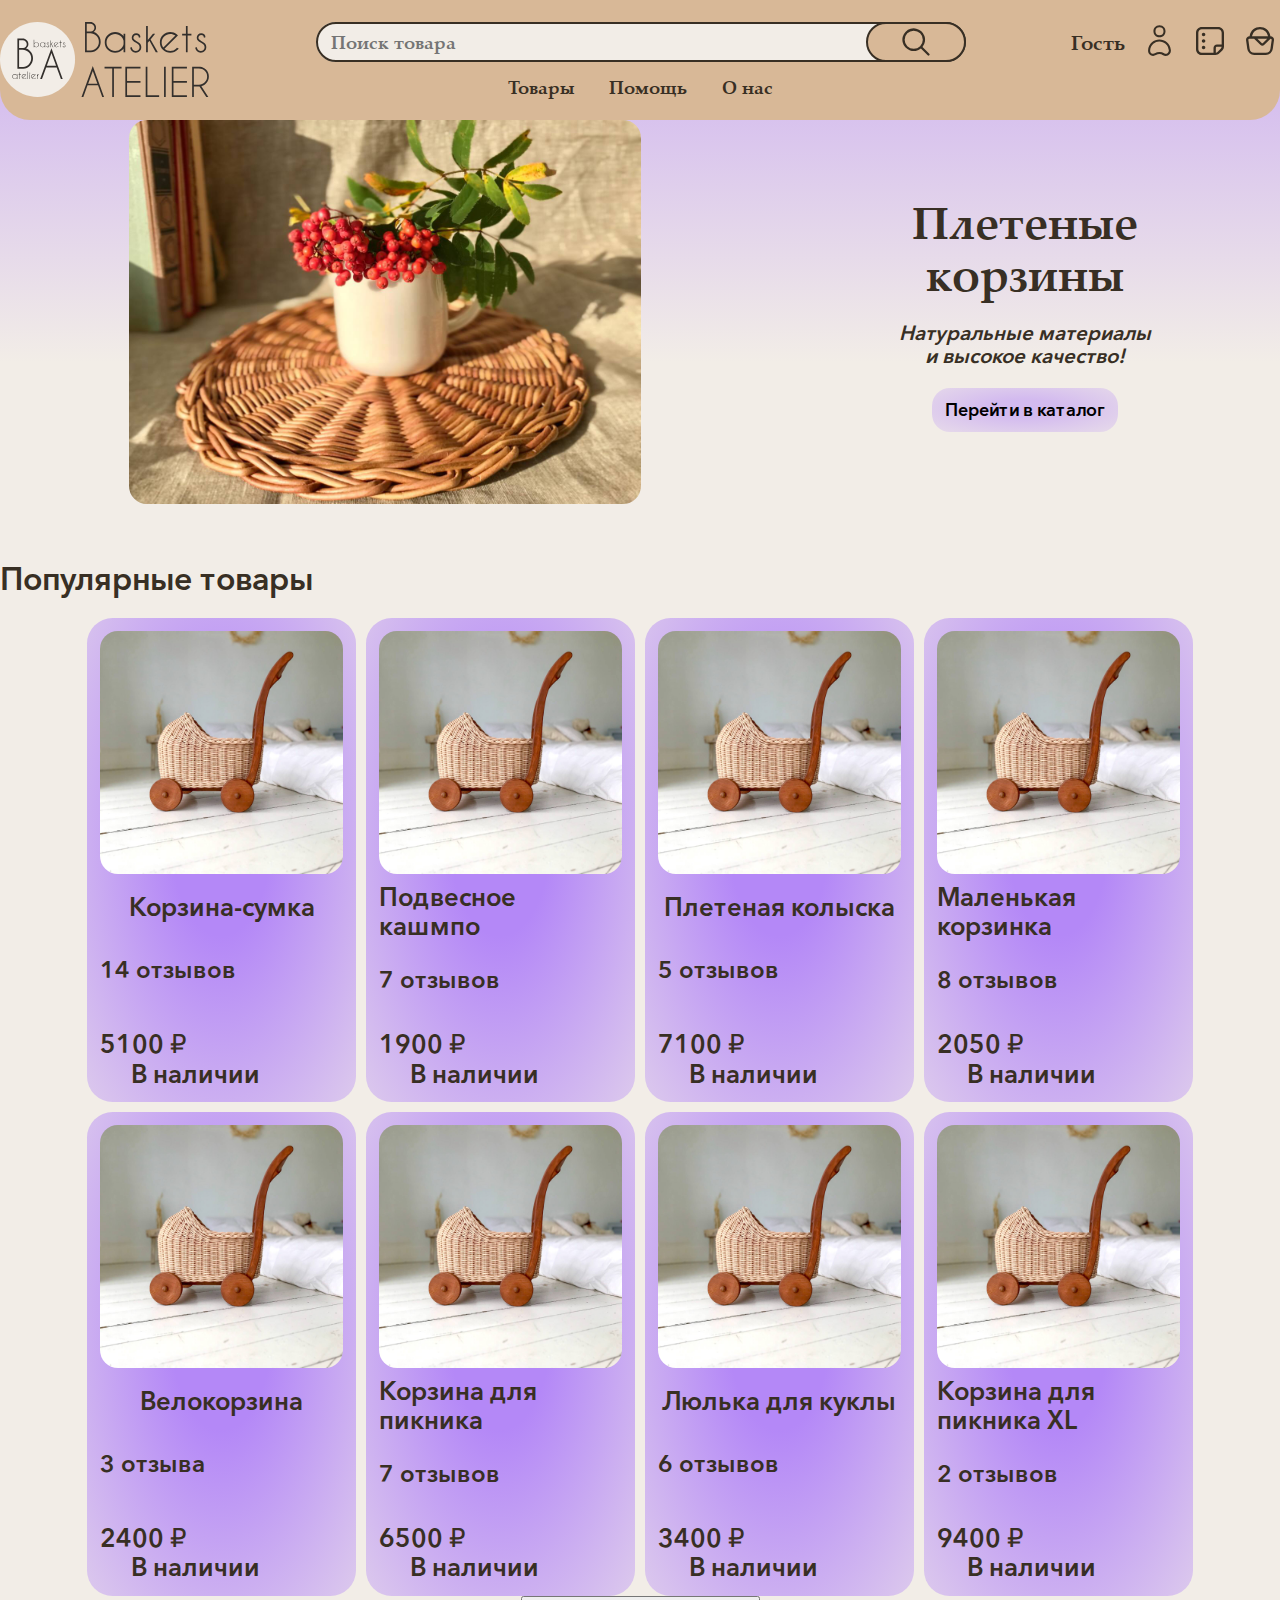
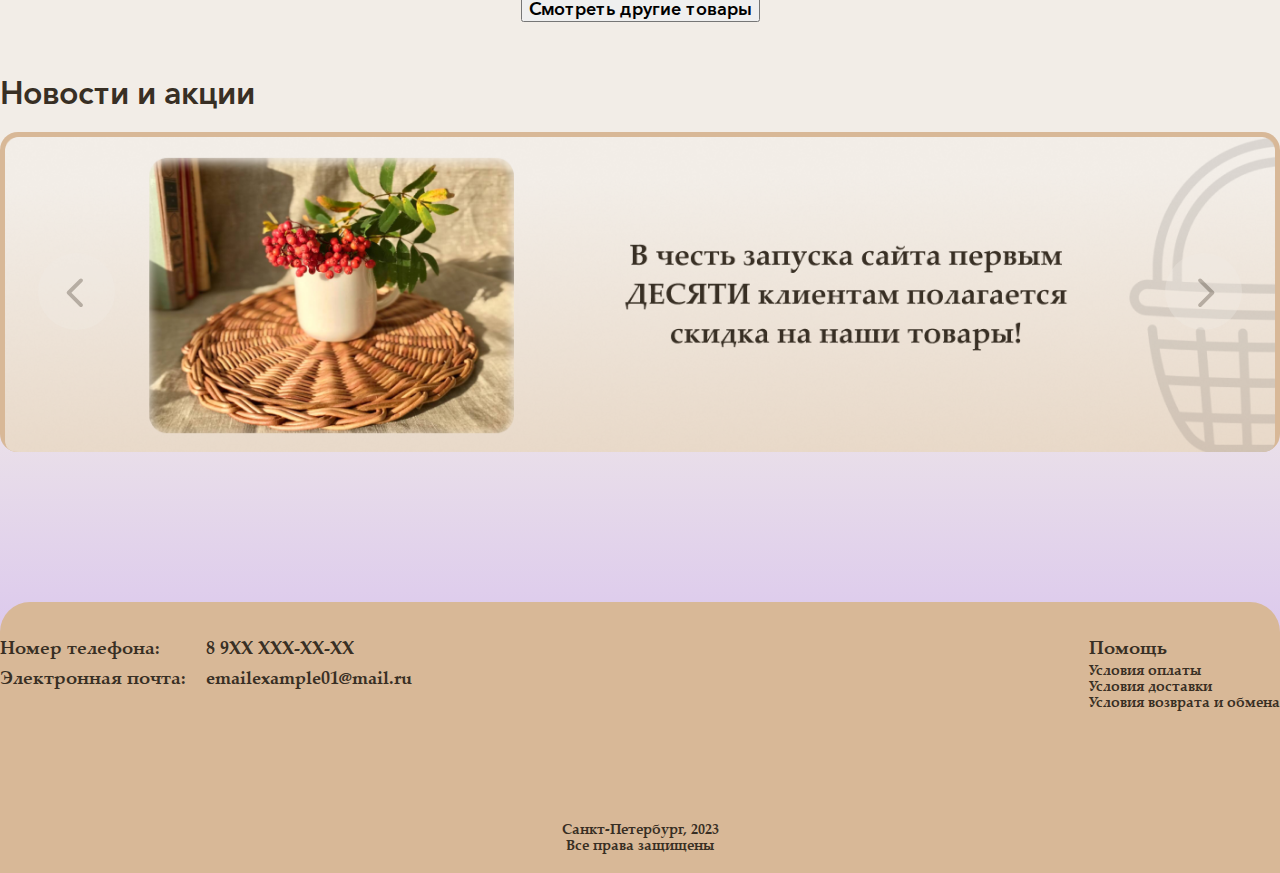
<file: index.html>
<!DOCTYPE html>
<html lang="en">
<head>
    <meta charset="UTF-8">
    <meta http-equiv="X-UA-Compatible" content="IE=edge">
    <meta name="viewport" content="width=device-width, initial-scale=1.0">
    <title>Documents</title>
    <link rel="stylesheet" href="css/index.css">
</head>
<body class="body">
    <header class="header">
        <div class="container header__container">
            <div class="header__logo">
                <svg class="svg__icon svg__logo">
                    <use xlink:href="img/svgs/logo.svg#logo"></use>
                </svg>            </div>
            <div class="header__middle">
                <form action="" class="middle__search">
                    <input type="text" placeholder="Поиск товара" class="search__input">
                    <button type="submit" class="search__button">
                        <svg class="svg__icon svg__search">
                            <use xlink:href="img/svgs/search.svg#search"></use>
                        </svg>
                    </button>
                </form>
                <nav class="header__nav">
                    <ul class="header__nav-list">
                        <li class="header__nav-item">
                            <a href="" class="header__nav-link">
                                Товары
                            </a>
                        </li>
                        <li class="header__nav-item">
                            <a href="" class="header__nav-link">
                                Помощь
                            </a>
                        </li>
                        <li class="header__nav-item">
                            <a href="" class="header__nav-link">
                                О нас
                            </a>
                        </li>
                    </ul>
                </nav>
            </div>
            <div class="header__tools">
                <p class="profile__name">Гость</p>
                <ul class="tools__items">
                    <li class="tools__item">
                        <button class="tools__item-button">
                            <svg class="svg__icon svg__profile">
                                <use xlink:href="img/svgs/tools.svg#profile"></use>
                            </svg>
                        </button>
                    </li>
                    <li class="tools__item">
                        <button class="tools__item-button">
                            <svg class="svg__icon svg__orders">
                                <use xlink:href="img/svgs/tools.svg#orders"></use>
                            </svg>
                        </button>
                    <li class="tools__item">
                        <button class="tools__item-button">
                            <svg class="svg__icon svg__basket">
                                <use xlink:href="img/svgs/tools.svg#basket"></use>
                            </svg>
                        </button>
                    </li>
                    </li>
                </ul>
            </div>
        </div>
    </header>
    <main class="main">
        <div class="container container__main">
            <section class="banner">
                <div class="banner__image">
                    <img src="img/banner.jpeg" alt="banner" class="banner__image-pic">
                </div>
                <div class="banner__info">
                    <h1 class="banner__title">
                        Плетеные<br>корзины
                    </h1>
                    <p class="banner__description">
                        Натуральные материалы<br>и высокое качество!
                    </p>
                    <button class="banner__button" type="button">Перейти в каталог</button>
                </div>
            </section>
            <section class="cards">
                <h2 class="cards__title">Популярные товары</h2>
                <div class="cards__content">
                    <div class="cards__items">
                        <div class="cards__item">
                            <div class="item__image">
                                <!-- <img src="img\cards\card1.jpg" alt="card" class="item__image-pic"> -->
                                <img src="img\example.jpeg" class="item__image-pic">
                            </div>
                            <h3 class="item__title">Корзина-сумка</h3>
                            <p class="item__reviews">14 отзывов</p>
                            <div class="item__bottom">
                                <p class="item__price">5100 ₽</p>
                                <p class="item__stock">В наличии</p>
                                <button class="item__like-button">
                                    <svg class="svg__icon svg__like">
                                        <use xlink:href="img/svgs/like.svg#like"></use>
                                    </svg>
                                </button>
                            </div>
                        </div>
                        <div class="cards__item">
                            <div class="item__image">
                                <!-- <img src="img\cards\card2.jpg" alt="card" class="item__image-pic"> -->
                                <img src="img\example.jpeg" class="item__image-pic">
                            </div>
                            <h3 class="item__title">Подвесное кашмпо</h3>
                            <p class="item__reviews">7 отзывов</p>
                            <div class="item__bottom">
                                <p class="item__price">1900 ₽</p>
                                <p class="item__stock">В наличии</p>
                                <button class="item__like-button">
                                    <svg class="svg__icon svg__like">
                                        <use xlink:href="img/svgs/like.svg#like"></use>
                                    </svg>
                                </button>
                            </div>
                        </div>
                        <div class="cards__item">
                            <div class="item__image">
                                <!-- <img src="img\cards\card3.jpg" alt="card" class="item__image-pic"> -->
                                <img src="img\example.jpeg" class="item__image-pic">
                            </div>
                            <h3 class="item__title">Плетеная колыска</h3>
                            <p class="item__reviews">5 отзывов</p>
                            <div class="item__bottom">
                                <p class="item__price">7100 ₽</p>
                                <p class="item__stock">В наличии</p>
                                <button class="item__like-button">   
                                    <svg class="svg__icon svg__like">
                                        <use xlink:href="img/svgs/like.svg#like"></use>
                                    </svg>
                                </button>
                            </div>
                        </div>
                        <div class="cards__item">
                            <div class="item__image">
                                <!-- <img src="img\cards\card4.jpg" alt="card" class="item__image-pic"> -->
                                <img src="img\example.jpeg" class="item__image-pic">
                            </div>
                            <h3 class="item__title">Маленькая корзинка</h3>
                            <p class="item__reviews">8 отзывов</p>
                            <div class="item__bottom">
                                <p class="item__price">2050 ₽</p>
                                <p class="item__stock">В наличии</p>
                                <button class="item__like-button">
                                    <svg class="svg__icon svg__like">
                                        <use xlink:href="img/svgs/like.svg#like"></use>
                                    </svg>
                                </button>
                            </div>
                        </div>
                        <div class="cards__item">
                            <div class="item__image">
                                <!-- <img src="img\cards\card5.jpg" alt="card" class="item__image-pic"> -->
                                <img src="img\example.jpeg" class="item__image-pic">
                            </div>
                            <h3 class="item__title">Велокорзина</h3>
                            <p class="item__reviews">3 отзыва</p>
                            <div class="item__bottom">
                                <p class="item__price">2400 ₽</p>
                                <p class="item__stock">В наличии</p>
                                <button class="item__like-button">
                                    <svg class="svg__icon svg__like">
                                        <use xlink:href="img/svgs/like.svg#like"></use>
                                    </svg>
                                </button>
                            </div>
                        </div>
                        <div class="cards__item">
                            <div class="item__image">
                                <!-- <img src="img\cards\card6.jpg" alt="card" class="item__image-pic"> -->
                                <img src="img\example.jpeg" class="item__image-pic">
                            </div>
                            <h3 class="item__title">Корзина для пикника</h3>
                            <p class="item__reviews">7 отзывов</p>
                            <div class="item__bottom">
                                <p class="item__price">6500 ₽</p>
                                <p class="item__stock">В наличии</p>
                                <button class="item__like-button">
                                    <svg class="svg__icon svg__like">
                                        <use xlink:href="img/svgs/like.svg#like"></use>
                                    </svg>
                                </button>
                            </div>
                        </div>
                        <div class="cards__item">
                            <div class="item__image">
                                <!-- <img src="img\cards\card7.jpg" alt="card" class="item__image-pic"> -->
                                <img src="img\example.jpeg" class="item__image-pic">
                            </div>
                            <h3 class="item__title">Люлька для куклы</h3>
                            <p class="item__reviews">6 отзывов</p>
                            <div class="item__bottom">
                                <p class="item__price">3400 ₽</p>
                                <p class="item__stock">В наличии</p>
                                <button class="item__like-button">
                                    <svg class="svg__icon svg__like">
                                        <use xlink:href="img/svgs/like.svg#like"></use>
                                    </svg>
                                </button>
                            </div>
                        </div>
                        <div class="cards__item">
                            <div class="item__image">
                                <!-- <img src="img\cards\card8.jpg" alt="card" class="item__image-pic"> -->
                                <img src="img\example.jpeg" class="item__image-pic">
                            </div>
                            <h3 class="item__title">Корзина для пикника XL</h3>
                            <p class="item__reviews">2 отзывов</p>
                            <div class="item__bottom">
                                <p class="item__price">9400 ₽</p>
                                <p class="item__stock">В наличии</p>
                                <button class="item__like-button">
                                    <svg class="svg__icon svg__like">
                                        <use xlink:href="img/svgs/like.svg#like"></use>
                                    </svg>
                                </button>
                            </div>
                        </div>     
                    </div>
                    <button class="cards__other">Смотреть другие товары</button>
                </div>
            </section>
            <section class="slider">
                <h2 class="slider__title">Новости и акции</h2>
                <div class="slider__items">
                    <img src="img/slides/1.png" alt="слайд 1" class="slider__item">
                    <img src="img/slides/2.png" alt="слайд 2" class="slider__item">
                    <button class="slider__button-prv">
                        <svg class="svg__icon svg__slider-prv">
                            <use xlink:href="img/svgs/slider__buttons.svg#prev"></use>
                        </svg>
                    </button>
                    <button class="slider__button-nxt">
                        <svg class="svg__icon svg__slider-nxt">
                            <use xlink:href="img/svgs/slider__buttons.svg#next"></use>
                        </svg>
                    </button>
                </div>
                <script src="js/slider.js"></script>
            </section>
    </main>
    <footer class="footer">
        <div class="container footer__container">
            <div class="footer__top">
                <div class="footer__contacts">
                    <ul class="contacts__title-list">
                        <li class="contacts__title-item">
                            Номер телефона:
                        </li>
                        <li class="contacts__title-item">
                            Электронная почта:
                        </li>
                    </ul>
                    <ul class="contacts__content-list">
                        <li class="contacts__content-item">
                            8 9ХХ ХХХ-ХХ-ХХ
                        </li>
                        <li class="contacts__content-item">
                            emailexample01@mail.ru
                        </li>
                    </ul>
                </div>
                <nav class="footer__nav">
                    <h4 class="footer__nav-title">Помощь</h4>
                    <ul class="footer__nav-list">
                        <li class="footer__nav-item">
                            <a href="" class="footer__nav-link">
                                Условия оплаты
                            </a>
                        </li>
                        <li class="footer__nav-item">
                            <a href="" class="footer__nav-link">
                                Условия доставки
                            </a>
                        </li>
                        <li class="footer__nav-item">
                            <a href="" class="footer__nav-link">
                                Условия возврата и обмена
                            </a>
                        </li>
                    </ul>
                </nav>
            </div>
            <div class="footer__bottom">
                <ul class="footer__copyright-list">
                    <li class="footer__copyright-item">
                        Санкт-Петербург, 2023
                    </li>
                    <li class="footer__copyright-item">
                        Все права защищены
                    </li>
                </ul>
            </div>
        </div>
    </footer>
</body>
</html>
</file>
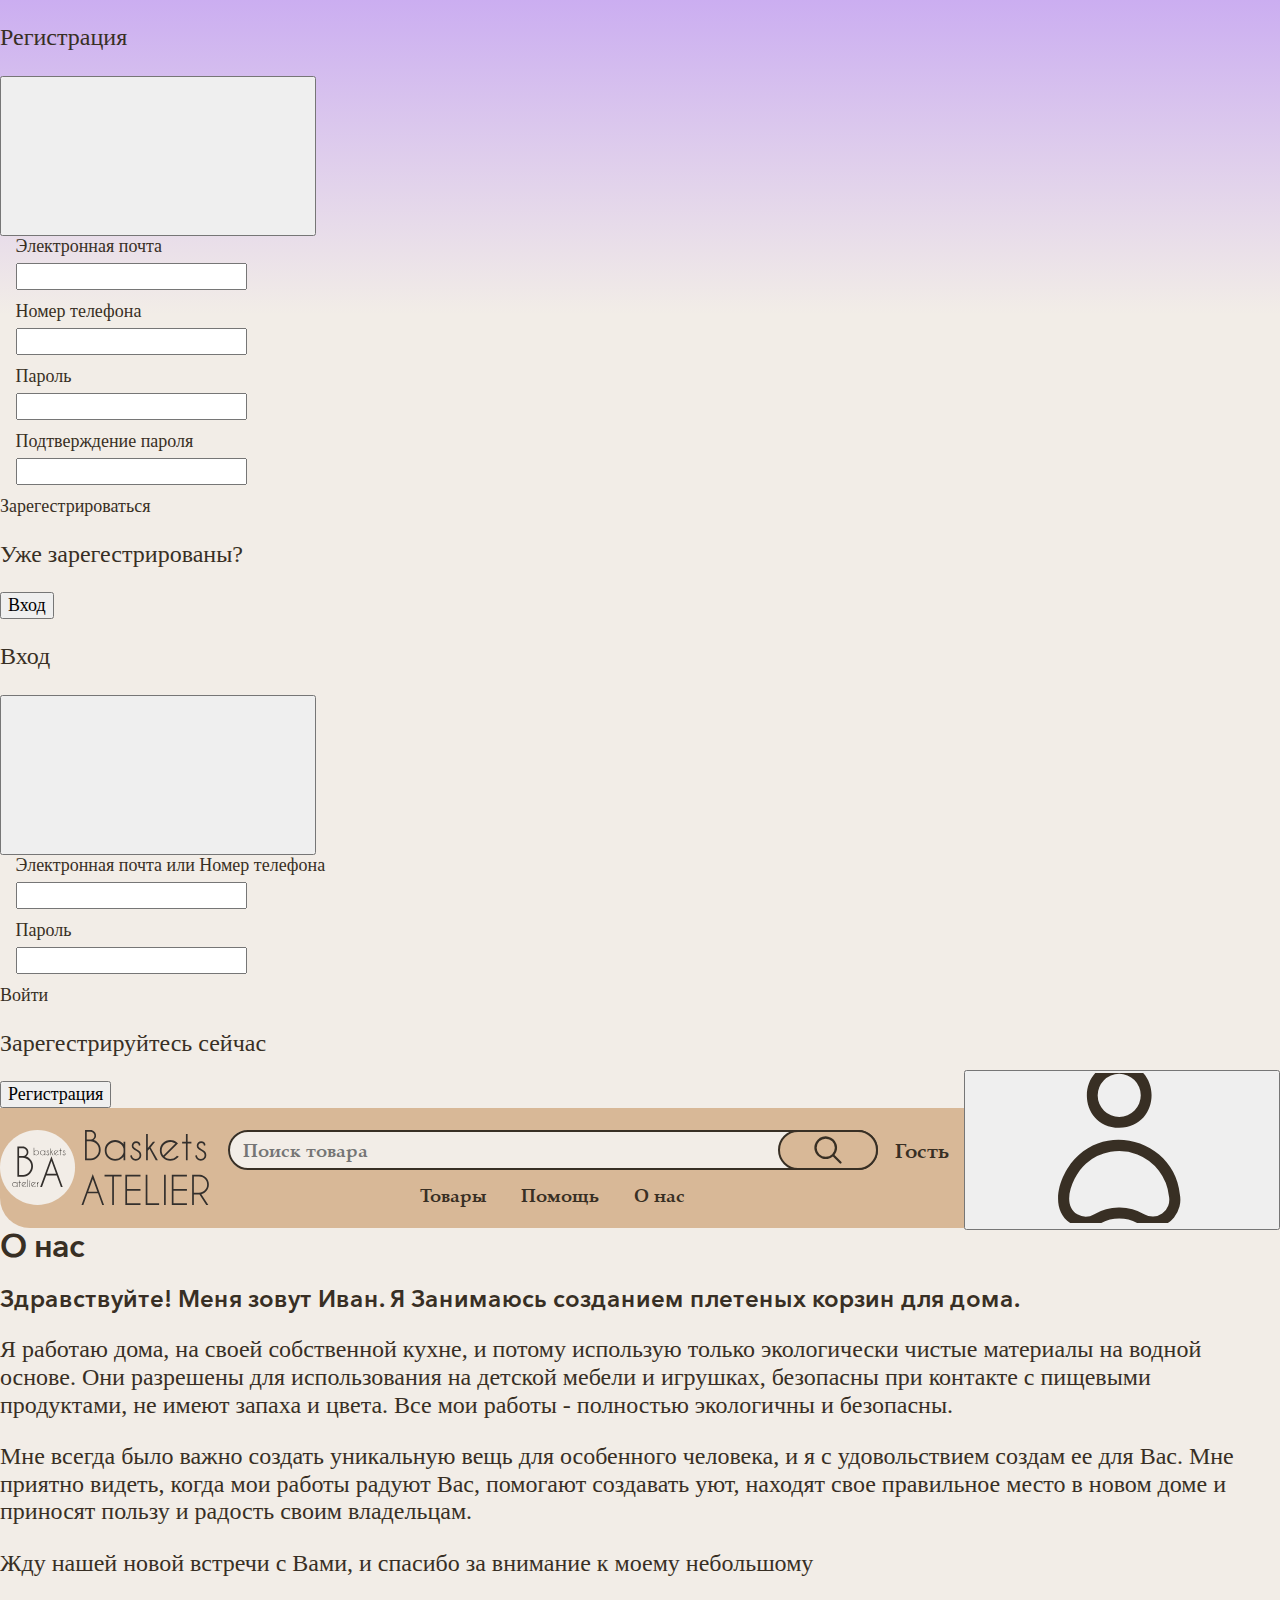
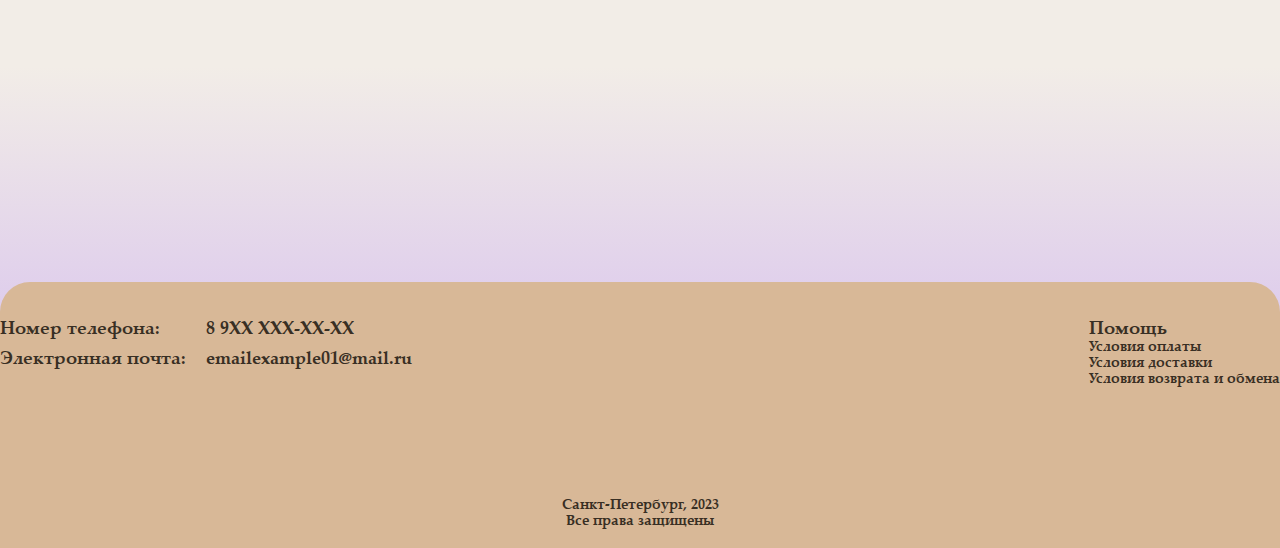
<file: about.html>
<!DOCTYPE html>
<html lang="en">
<head>
    <meta charset="UTF-8">
    <meta http-equiv="X-UA-Compatible" content="IE=edge">
    <meta name="viewport" content="width=device-width, initial-scale=1.0">
    <title>Baskets Atelier</title>
    <link rel="stylesheet" href="css/index.css">
    <link rel="shortcut icon" href="img/title__logo.png"/>
</head>

<body class="body">
    <section class="registration">
        <div class="registration__container">
            <div class="registration__menu">
                <div class="registration__top">
                    <p class="registration__text registration__title">Регистрация</p>
                    <button class="registration__close violet-button">
                        <svg class="svg__icon svg__cross">
                            <use xlink:href="img/svgs/tools.svg#cross"></use>
                        </svg>
                    </button>
                </div>
                <form action="" class="registration__middle">
                    <fieldset class="registration__fieldset">
                        <legend>Электронная почта</legend>
                        <input type="text" name="registration" class="email__input registration__input basket__input">
                    </fieldset>
                    <fieldset class="registration__fieldset">
                        <legend>Номер телефона</legend>
                        <input type="number" name="registration" class="phone__input registration__input basket__input">
                    </fieldset>
                    <fieldset class="registration__fieldset">
                        <legend>Пароль</legend>
                        <input type="password" name="registration" class="password1__input registration__input basket__input">
                    </fieldset>
                    <fieldset class="registration__fieldset">
                        <legend>Подтверждение пароля</legend>
                        <input type="password" name="registration" class="password2__input registration__input basket__input">
                    </fieldset>
                </form>
                <a href="profile.html" class="registration__button violet-button">
                    Зарегестрироваться
                </a>
                <div class="registration__bottom">
                    <p class="registrtation__hint">
                        Уже зарегестрированы?
                    </p>
                    <button class="login__open violet-button">
                        Вход
                    </button>
                </div>
            </div>
        </div>
    </section>
    <section class="login">
        <div class="login__container">
            <div class="login__menu">
                <div class="login__top">
                    <p class="login__text login__title">Вход</p>
                    <button class="login__close">
                        <svg class="svg__icon svg__cross">
                            <use xlink:href="img/svgs/tools.svg#cross"></use>
                        </svg>
                    </button>
                </div>
                <form action="" class="login__middle">
                    <fieldset class="login__fieldset">
                        <legend>Электронная почта или Номер телефона</legend>
                        <input type="text" name="login" class="login__input basket__input">
                    </fieldset>
                    <fieldset class="login__fieldset">
                        <legend>Пароль</legend>
                        <input type="password" name="login" class="login__input basket__input">
                    </fieldset>
                </form>
                <a href="profile.html" class="login__button violet-button">
                    Войти
                </a>
                <div class="login__bottom">
                    <p class="registrtation__hint">
                        Зарегестрируйтесь сейчас
                    </p>
                    <button class="registration__open registration__open-inner violet-button">
                        Регистрация
                    </button>
                </div>
            </div>
        </div>
    </section>
    <header class="header">
        <div class="container header__container">
            <div class="header__logo">
                <a href="index.html" class>
                    <svg class="svg__icon svg__logo">
                        <use xlink:href="img/svgs/logo.svg#logo"></use>
                    </svg>
                    <svg class="svg__icon svg__logo2">
                        <use xlink:href="img/svgs/logo.svg#logo2"></use>
                    </svg>
                </a>
            </div>
            <div class="header__middle">
                <form action="" class="middle__search">
                    <input type="text" placeholder="Поиск товара" class="search__input">
                    <button type="submit" class="search__button">
                        <svg class="svg__icon svg__search">
                            <use xlink:href="img/svgs/search.svg#search"></use>
                        </svg>
                    </button>
                </form>
                <nav class="header__nav">
                    <ul class="header__nav-list">
                        <li class="header__nav-item">
                            <a href="catalog.html" class="header__nav-link">
                                Товары
                            </a>
                        </li>
                        <li class="header__nav-item">
                            <a href="help.html" class="header__nav-link">
                                Помощь
                            </a>
                        </li>
                        <li class="header__nav-item">
                            <a href="about.html" class="header__nav-link">
                                О нас
                            </a>
                        </li>
                    </ul>
                </nav>
            </div>
            <div class="header__tools">
                <p class="profile__name">Гость</p>
                <button class="profile__button registration__open">
                    <svg class="svg__icon svg__profile">
                        <use xlink:href="img/svgs/tools.svg#profile"></use>
                    </svg>
                </button>
            </div>
        </div>
    </header>
    <main class="main">
        <div class="header__gradient"></div>
        <div class="container container__main">
            <h1></h1>
            <section class="about">
                <h2 class="about__title">О нас</h2>
                <div class="about__container">
                    <h3>
                        Здравствуйте! Меня зовут Иван. Я Занимаюсь созданием плетеных корзин для дома.
                    </h3>
                    <p>
                        Я работаю дома, на своей собственной кухне, и потому использую только экологически чистые материалы на водной основе. Они разрешены для использования на детской мебели и игрушках, безопасны при контакте с пищевыми продуктами, не имеют запаха и цвета. Все мои работы - полностью экологичны и безопасны.
                    </p>
                    <P>
                        Мне всегда было важно создать уникальную вещь для особенного человека, и я с удовольствием создам ее для Вас. Мне приятно видеть, когда мои работы радуют Вас, помогают создавать уют, ‌находят свое правильное место в новом доме ‌и приносят пользу и радость своим владельцам.
                    </P>
                    <p style="margin-bottom: 0">
                        Жду нашей новой встречи с Вами, и спасибо за внимание к моему небольшому
                    </p>
                    <div class="about__atelier">
                        <svg class="svg__icon svg__atelier">
                            <use xlink:href="img/svgs/logo.svg#atelier"></use>
                        </svg>
                    </div>
                </div>
            </section>
        </div>
        <div class="footer__gradient"></div>
    </main>
    <footer class="footer">
        <div class="footer__gradient"></div>
        <div class="container footer__container">
            <div class="footer__top">
                <div class="footer__contacts">
                    <ul class="contacts__title-list">
                        <li class="contacts__title-item">
                            Номер телефона:
                        </li>
                        <li class="contacts__title-item">
                            Электронная почта:
                        </li>
                    </ul>
                    <ul class="contacts__content-list">
                        <li class="contacts__content-item">
                            8 9ХХ ХХХ-ХХ-ХХ
                        </li>
                        <li class="contacts__content-item">
                            emailexample01@mail.ru
                        </li>
                    </ul>
                </div>
                <nav class="footer__nav">
                    <a href="help.html" class="footer__nav-title">Помощь</a>
                    <ul class="footer__nav-list">
                        <li class="footer__nav-item">
                            <a href="help.html#payment" class="footer__nav-link">
                                Условия оплаты
                            </a>
                        </li>
                        <li class="footer__nav-item">
                            <a href="help.html#shipping" class="footer__nav-link">
                                Условия доставки
                            </a>
                        </li>
                        <li class="footer__nav-item">
                            <a href="help.html#refund" class="footer__nav-link">
                                Условия возврата и обмена
                            </a>
                        </li>
                        <!-- <li class="footer__nav-item">
                            <a href="help.html#" class="footer__nav-link">
                                Политика конфиденциальности
                            </a>
                        </li> -->
                    </ul>
                </nav>
            </div>
            <div class="footer__bottom">
                <ul class="footer__copyright-list">
                    <li class="footer__copyright-item">
                        Санкт-Петербург, 2023
                    </li>
                    <li class="footer__copyright-item">
                        Все права защищены
                    </li>
                </ul>
            </div>
        </div>
    </footer>
    <script src="js/registration.js"></script>
</body>
</html>
</file>
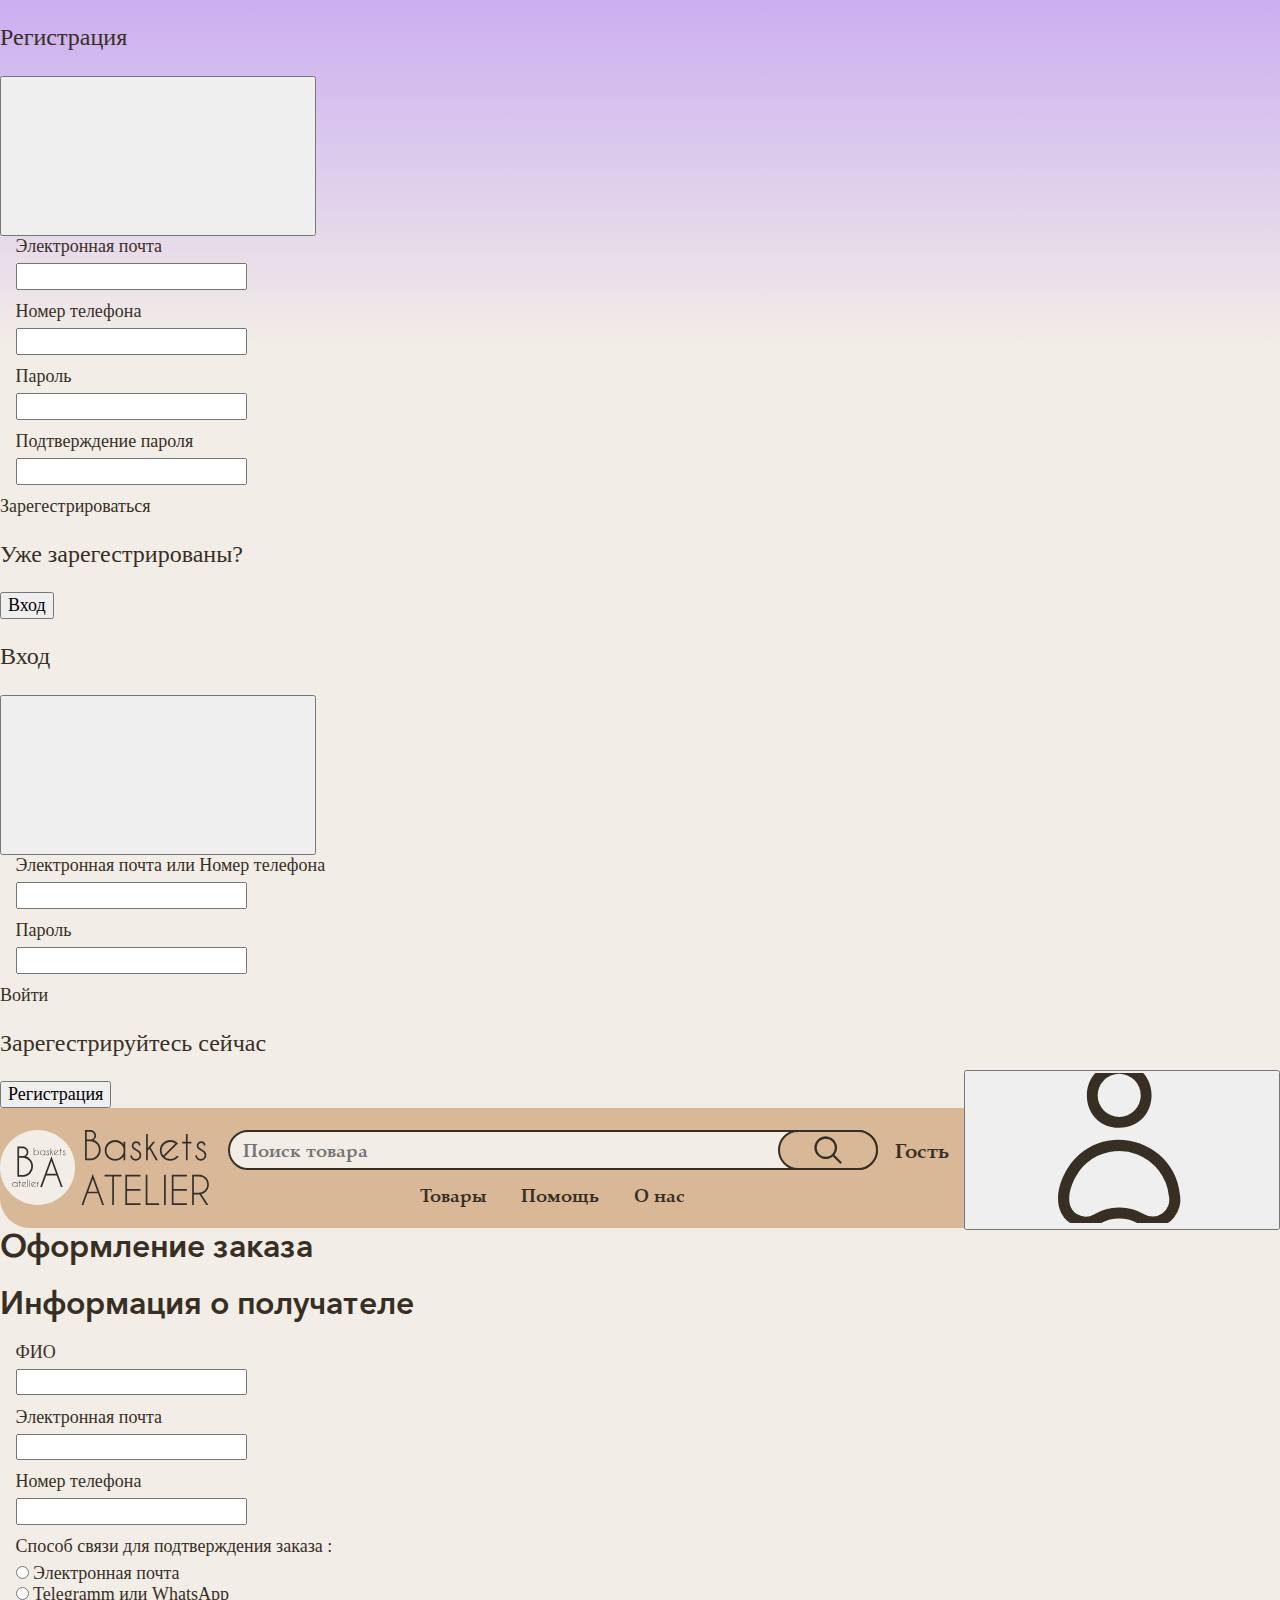
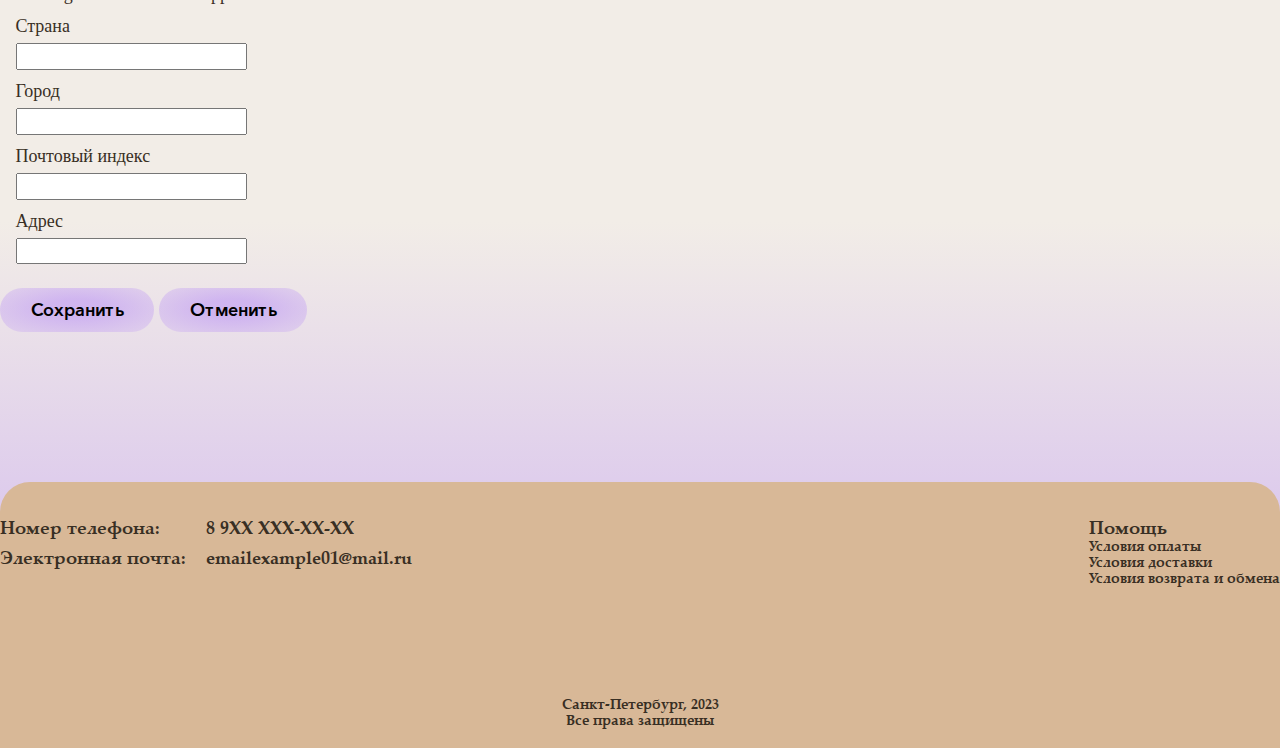
<file: basket.html>
<!DOCTYPE html>
<html lang="en">
<head>
    <meta charset="UTF-8">
    <meta http-equiv="X-UA-Compatible" content="IE=edge">
    <meta name="viewport" content="width=device-width, initial-scale=1.0">
    <title>Baskets Atelier</title>
    <link rel="stylesheet" href="css/index.css">
    <link rel="shortcut icon" href="img/title__logo.png"/>
</head>

<body class="body">
    <section class="registration">
        <div class="registration__container">
            <div class="registration__menu">
                <div class="registration__top">
                    <p class="registration__text registration__title">Регистрация</p>
                    <button class="registration__close violet-button">
                        <svg class="svg__icon svg__cross">
                            <use xlink:href="img/svgs/tools.svg#cross"></use>
                        </svg>
                    </button>
                </div>
                <form action="" class="registration__middle">
                    <fieldset class="registration__fieldset">
                        <legend>Электронная почта</legend>
                        <input type="text" name="registration" class="email__input registration__input basket__input">
                    </fieldset>
                    <fieldset class="registration__fieldset">
                        <legend>Номер телефона</legend>
                        <input type="number" name="registration" class="phone__input registration__input basket__input">
                    </fieldset>
                    <fieldset class="registration__fieldset">
                        <legend>Пароль</legend>
                        <input type="password" name="registration" class="password1__input registration__input basket__input">
                    </fieldset>
                    <fieldset class="registration__fieldset">
                        <legend>Подтверждение пароля</legend>
                        <input type="password" name="registration" class="password2__input registration__input basket__input">
                    </fieldset>
                </form>
                <a href="profile.html" class="registration__button violet-button">
                    Зарегестрироваться
                </a>
                <div class="registration__bottom">
                    <p class="registrtation__hint">
                        Уже зарегестрированы?
                    </p>
                    <button class="login__open violet-button">
                        Вход
                    </button>
                </div>
            </div>
        </div>
    </section>
    <section class="login">
        <div class="login__container">
            <div class="login__menu">
                <div class="login__top">
                    <p class="login__text login__title">Вход</p>
                    <button class="login__close">
                        <svg class="svg__icon svg__cross">
                            <use xlink:href="img/svgs/tools.svg#cross"></use>
                        </svg>
                    </button>
                </div>
                <form action="" class="login__middle">
                    <fieldset class="login__fieldset">
                        <legend>Электронная почта или Номер телефона</legend>
                        <input type="text" name="login" class="login__input basket__input">
                    </fieldset>
                    <fieldset class="login__fieldset">
                        <legend>Пароль</legend>
                        <input type="password" name="login" class="login__input basket__input">
                    </fieldset>
                </form>
                <a href="profile.html" class="login__button violet-button">
                    Войти
                </a>
                <div class="login__bottom">
                    <p class="registrtation__hint">
                        Зарегестрируйтесь сейчас
                    </p>
                    <button class="registration__open registration__open-inner violet-button">
                        Регистрация
                    </button>
                </div>
            </div>
        </div>
    </section>
    <header class="header">
        <div class="container header__container">
            <div class="header__logo">
                <a href="index.html" class>
                    <svg class="svg__icon svg__logo">
                        <use xlink:href="img/svgs/logo.svg#logo"></use>
                    </svg>
                    <svg class="svg__icon svg__logo2">
                        <use xlink:href="img/svgs/logo.svg#logo2"></use>
                    </svg>
                </a>
            </div>
            <div class="header__middle">
                <form action="" class="middle__search">
                    <input type="text" placeholder="Поиск товара" class="search__input">
                    <button type="submit" class="search__button">
                        <svg class="svg__icon svg__search">
                            <use xlink:href="img/svgs/search.svg#search"></use>
                        </svg>
                    </button>
                </form>
                <nav class="header__nav">
                    <ul class="header__nav-list">
                        <li class="header__nav-item">
                            <a href="catalog.html" class="header__nav-link">
                                Товары
                            </a>
                        </li>
                        <li class="header__nav-item">
                            <a href="help.html" class="header__nav-link">
                                Помощь
                            </a>
                        </li>
                        <li class="header__nav-item">
                            <a href="about.html" class="header__nav-link">
                                О нас
                            </a>
                        </li>
                    </ul>
                </nav>
            </div>
            <div class="header__tools">
                <p class="profile__name">Гость</p>
                <button class="profile__button registration__open">
                    <svg class="svg__icon svg__profile">
                        <use xlink:href="img/svgs/tools.svg#profile"></use>
                    </svg>
                </button>
            </div>
        </div>
    </header>
    <main class="main">
        <div class="header__gradient"></div>
        <div class="container container__main">
            <h2 class="basket__title">Оформление заказа</h2>
            <section class="basket">
                <div class=basket__container>
                    <form action="" class="basket__data">
                        <h2 class="basket__data-title">Информация о получателе</h2>
                        <fieldset class="basket__data-item">
                            <legend>ФИО</legend>
                            <input type="text" name="basket" class="name__input basket__input basket__option">
                        </fieldset>
                        <fieldset class="basket__data-item">
                            <legend>Электронная почта</legend>
                            <input type="email" name="basket" class="email__input basket__input basket__option">
                        </fieldset>
                        <fieldset class="basket__data-item">
                            <legend>Номер телефона</legend>
                            <input type="text" name="basket" class="phone__input basket__input basket__option">
                        </fieldset>
                        <fieldset class="basket__data-item">
                            <legend>
                                Способ связи для подтверждения заказа :
                            </legend>
                            <label class="choice__radio">
                                <input type="radio" value="email" name="confirmation" class="choice__radio-button"/>
                                <span> 
                                    Электронная почта<br/>
                                </span>
                            </label>
                            <label class="choice__radio">
                                <input type="radio" value="messenger" name="confirmation" class="choice__radio-button"/>
                                <span> 
                                    Telegramm или WhatsApp<br/>
                                </span>
                            </label>
                        </fieldset>
                        <fieldset class="basket__data-item">
                            <legend>Страна</legend>
                            <input type="text" name="basket" class="country__input basket__input basket__option">
                        </fieldset>
                        <fieldset class="basket__data-item">
                            <legend>Город</legend>
                            <input type="text" name="basket" class="country__input basket__input basket__option">
                        </fieldset>
                        <fieldset class="basket__data-item">
                            <legend>Почтовый индекс</legend>
                            <input type="number" name="basket" class="post__input basket__input basket__option">
                        </fieldset>
                        <fieldset class="basket__data-item">
                            <legend>Адрес</legend>
                            <input type="text" name="basket" class="adress__input basket__input basket__option">
                        </fieldset>
                        <div class="basket__summary">
                            <button class="save-button basket__summary-button violet-button">
                                Сохранить
                            </button>
                            <button class="discard-button basket__summary-button black__outline-button">
                                Отменить
                            </button>
                        </div>
                    </form>
                </div>
            </section>
        </div>
        <div class="footer__gradient"></div>
    </main>
    <footer class="footer">
        <div class="footer__gradient"></div>
        <div class="container footer__container">
            <div class="footer__top">
                <div class="footer__contacts">
                    <ul class="contacts__title-list">
                        <li class="contacts__title-item">
                            Номер телефона:
                        </li>
                        <li class="contacts__title-item">
                            Электронная почта:
                        </li>
                    </ul>
                    <ul class="contacts__content-list">
                        <li class="contacts__content-item">
                            8 9ХХ ХХХ-ХХ-ХХ
                        </li>
                        <li class="contacts__content-item">
                            emailexample01@mail.ru
                        </li>
                    </ul>
                </div>
                <nav class="footer__nav">
                    <a href="help.html" class="footer__nav-title">Помощь</a>
                    <ul class="footer__nav-list">
                        <li class="footer__nav-item">
                            <a href="help.html#payment" class="footer__nav-link">
                                Условия оплаты
                            </a>
                        </li>
                        <li class="footer__nav-item">
                            <a href="help.html#shipping" class="footer__nav-link">
                                Условия доставки
                            </a>
                        </li>
                        <li class="footer__nav-item">
                            <a href="help.html#refund" class="footer__nav-link">
                                Условия возврата и обмена
                            </a>
                        </li>
                    </ul>
                </nav>
            </div>
            <div class="footer__bottom">
                <ul class="footer__copyright-list">
                    <li class="footer__copyright-item">
                        Санкт-Петербург, 2023
                    </li>
                    <li class="footer__copyright-item">
                        Все права защищены
                    </li>
                </ul>
            </div>
        </div>
    </footer>
    <script src="js/registration.js"></script>
</body>
</html>
</file>
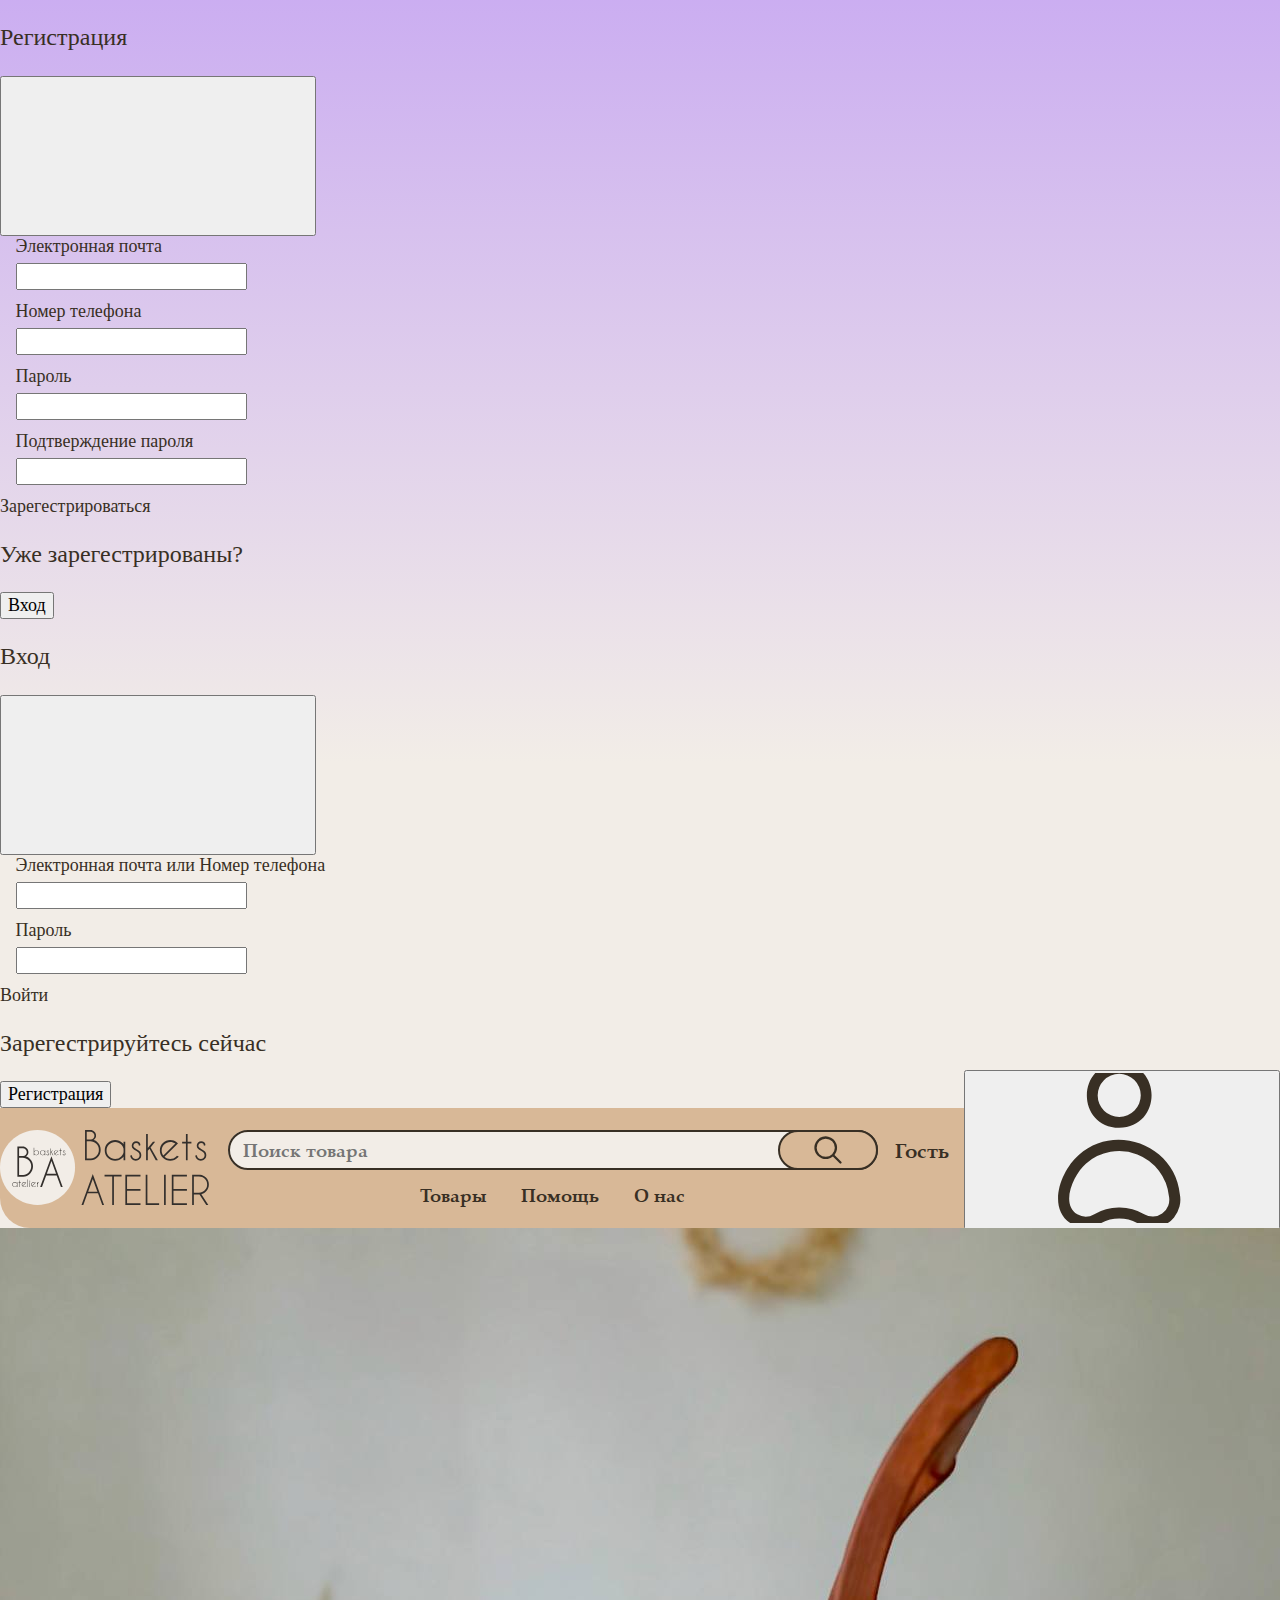
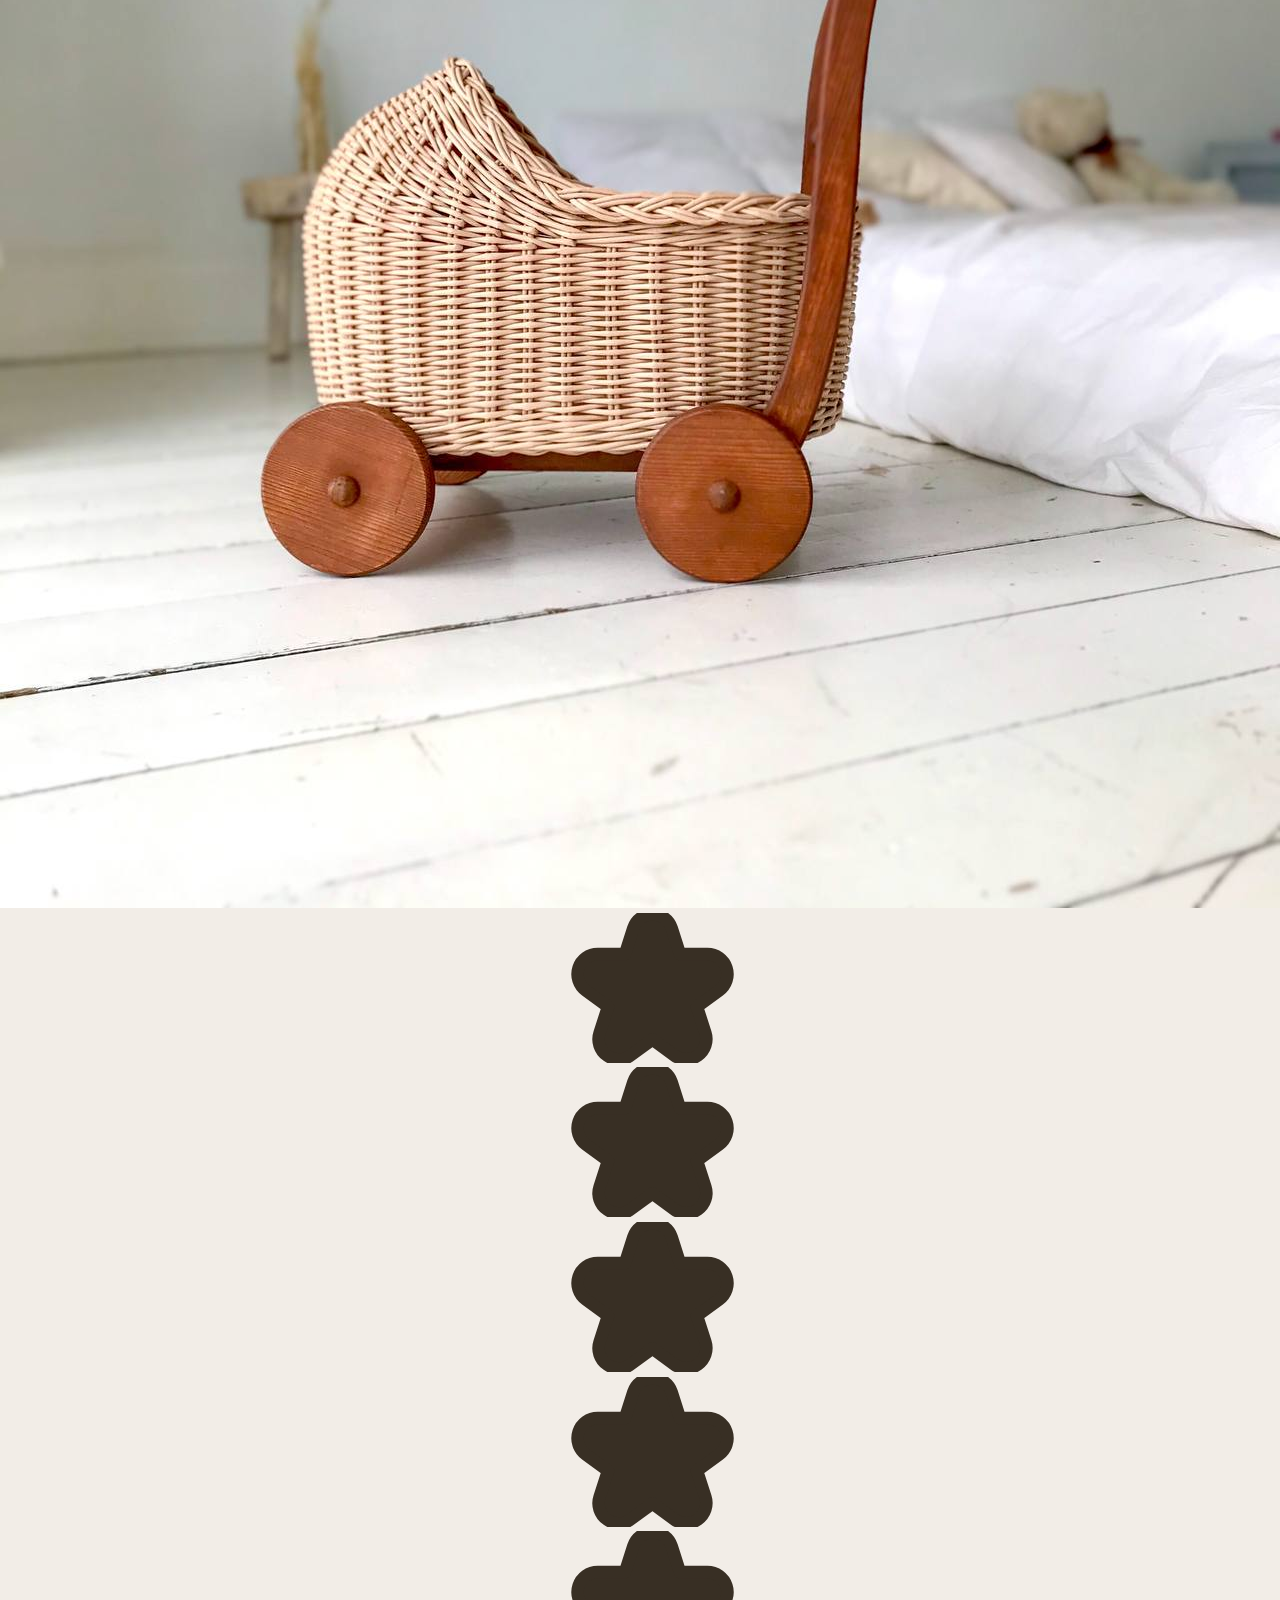
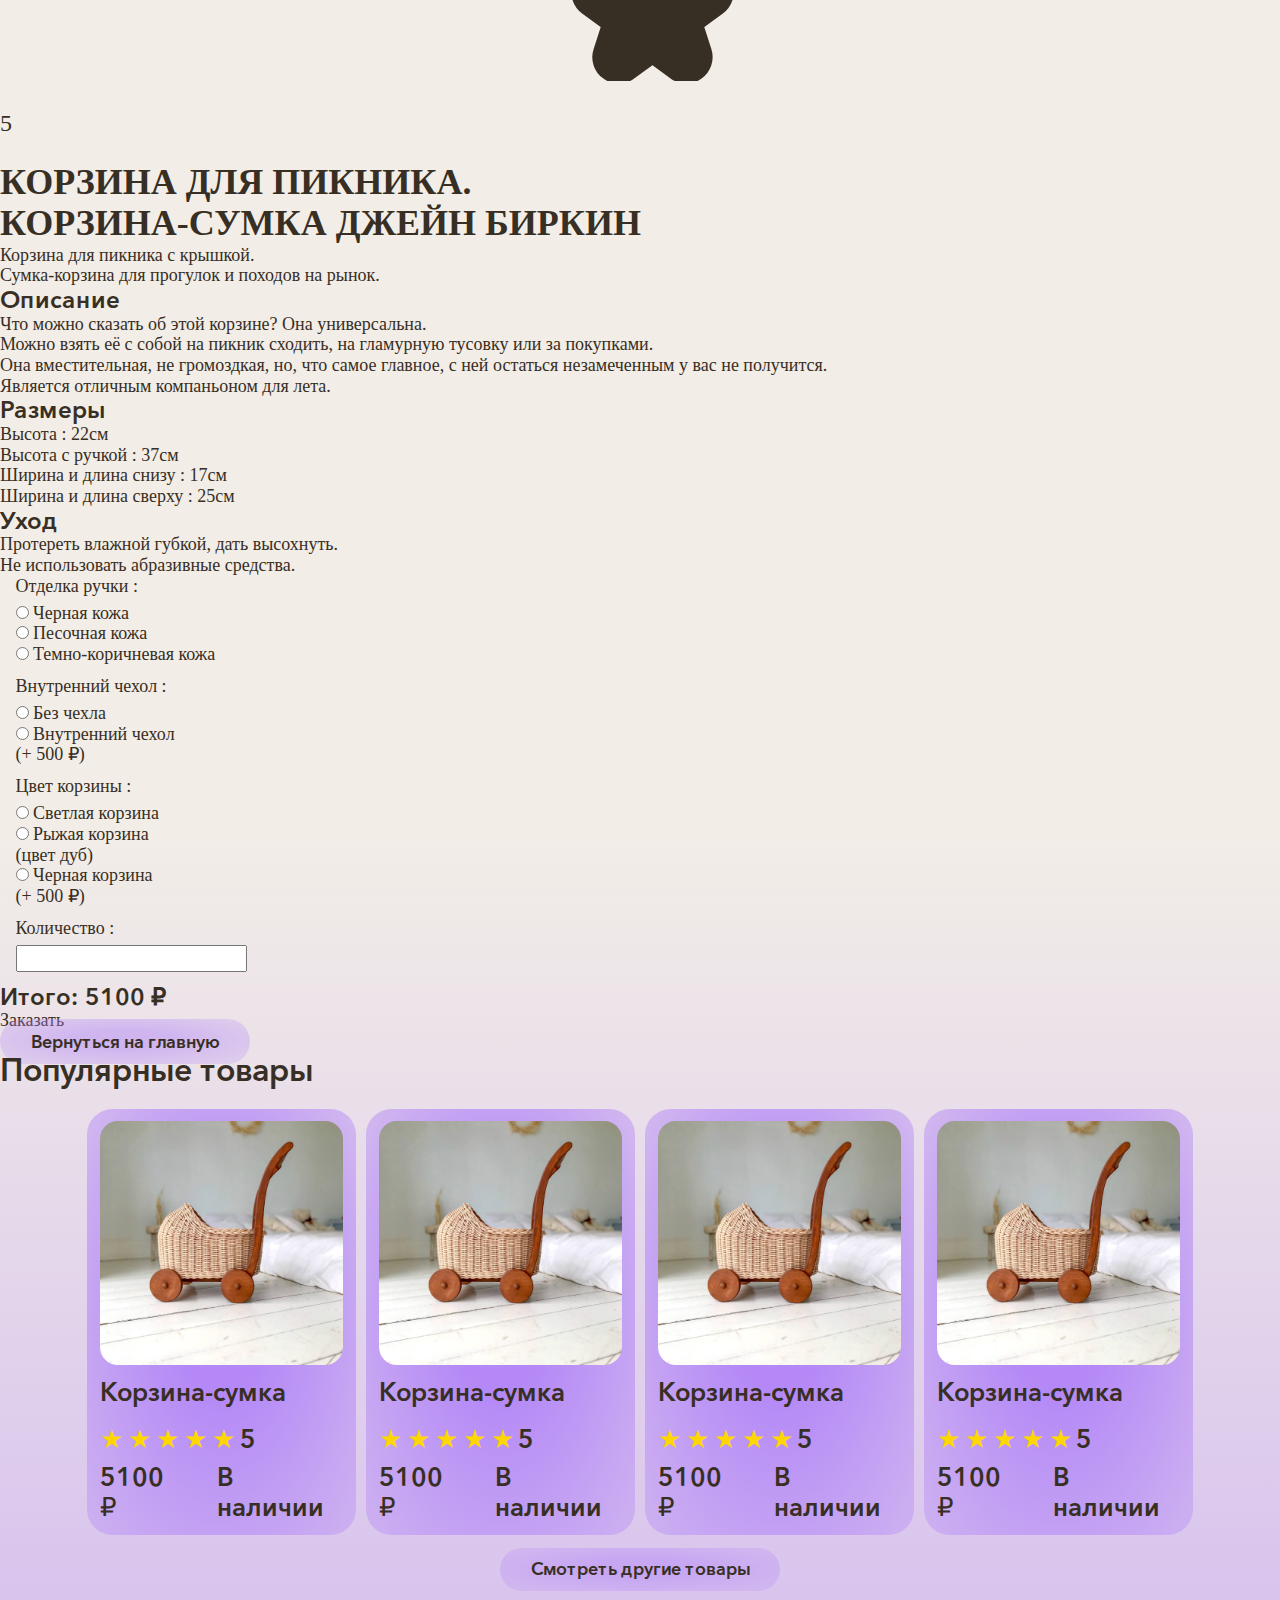
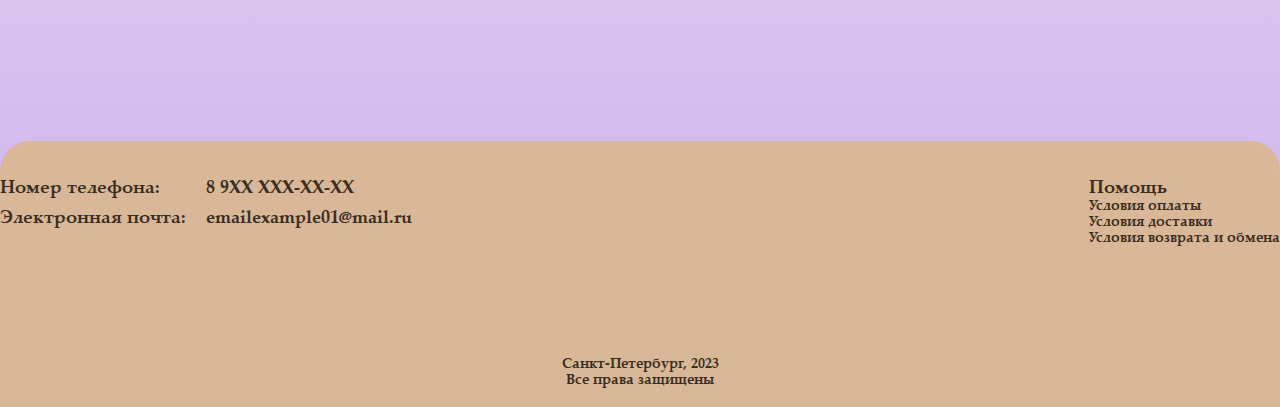
<file: card.html>
<!DOCTYPE html>
<html lang="en">
<head>
    <meta charset="UTF-8">
    <meta http-equiv="X-UA-Compatible" content="IE=edge">
    <meta name="viewport" content="width=device-width, initial-scale=1.0">
    <title>Baskets Atelier</title>
    <link rel="stylesheet" href="css/index.css">
    <link rel="shortcut icon" href="img/title__logo.png"/>
</head>
<body class="body">
    <section class="registration">
        <div class="registration__container">
            <div class="registration__menu">
                <div class="registration__top">
                    <p class="registration__text registration__title">Регистрация</p>
                    <button class="registration__close violet-button">
                        <svg class="svg__icon svg__cross">
                            <use xlink:href="img/svgs/tools.svg#cross"></use>
                        </svg>
                    </button>
                </div>
                <form action="" class="registration__middle">
                    <fieldset class="registration__fieldset">
                        <legend>Электронная почта</legend>
                        <input type="text" name="registration" class="email__input registration__input basket__input">
                    </fieldset>
                    <fieldset class="registration__fieldset">
                        <legend>Номер телефона</legend>
                        <input type="number" name="registration" class="phone__input registration__input basket__input">
                    </fieldset>
                    <fieldset class="registration__fieldset">
                        <legend>Пароль</legend>
                        <input type="password" name="registration" class="password1__input registration__input basket__input">
                    </fieldset>
                    <fieldset class="registration__fieldset">
                        <legend>Подтверждение пароля</legend>
                        <input type="password" name="registration" class="password2__input registration__input basket__input">
                    </fieldset>
                </form>
                <a href="profile.html" class="registration__button violet-button">
                    Зарегестрироваться
                </a>
                <div class="registration__bottom">
                    <p class="registrtation__hint">
                        Уже зарегестрированы?
                    </p>
                    <button class="login__open violet-button">
                        Вход
                    </button>
                </div>
            </div>
        </div>
    </section>
    <section class="login">
        <div class="login__container">
            <div class="login__menu">
                <div class="login__top">
                    <p class="login__text login__title">Вход</p>
                    <button class="login__close">
                        <svg class="svg__icon svg__cross">
                            <use xlink:href="img/svgs/tools.svg#cross"></use>
                        </svg>
                    </button>
                </div>
                <form action="" class="login__middle">
                    <fieldset class="login__fieldset">
                        <legend>Электронная почта или Номер телефона</legend>
                        <input type="text" name="login" class="login__input basket__input">
                    </fieldset>
                    <fieldset class="login__fieldset">
                        <legend>Пароль</legend>
                        <input type="password" name="login" class="login__input basket__input">
                    </fieldset>
                </form>
                <a href="profile.html" class="login__button violet-button">
                    Войти
                </a>
                <div class="login__bottom">
                    <p class="registrtation__hint">
                        Зарегестрируйтесь сейчас
                    </p>
                    <button class="registration__open registration__open-inner violet-button">
                        Регистрация
                    </button>
                </div>
            </div>
        </div>
    </section>
    <header class="header">
        <div class="container header__container">
            <div class="header__logo">
                <a href="index.html" class>
                    <svg class="svg__icon svg__logo">
                        <use xlink:href="img/svgs/logo.svg#logo"></use>
                    </svg>
                    <svg class="svg__icon svg__logo2">
                        <use xlink:href="img/svgs/logo.svg#logo2"></use>
                    </svg>
                </a>
            </div>
            <div class="header__middle">
                <form action="" class="middle__search">
                    <input type="text" placeholder="Поиск товара" class="search__input">
                    <button type="submit" class="search__button">
                        <svg class="svg__icon svg__search">
                            <use xlink:href="img/svgs/search.svg#search"></use>
                        </svg>
                    </button>
                </form>
                <nav class="header__nav">
                    <ul class="header__nav-list">
                        <li class="header__nav-item">
                            <a href="catalog.html" class="header__nav-link">
                                Товары
                            </a>
                        </li>
                        <li class="header__nav-item">
                            <a href="help.html" class="header__nav-link">
                                Помощь
                            </a>
                        </li>
                        <li class="header__nav-item">
                            <a href="about.html" class="header__nav-link">
                                О нас
                            </a>
                        </li>
                    </ul>
                </nav>
            </div>
            <div class="header__tools">
                <p class="profile__name">Гость</p>
                <button class="profile__button registration__open">
                    <svg class="svg__icon svg__profile">
                        <use xlink:href="img/svgs/tools.svg#profile"></use>
                    </svg>
                </button>
            </div>
        </div>
    </header>
    <main class="main">
        <div class="header__gradient"></div>
        <div class="container container__main">
            <section class="product">
                <div class="product__container">
                    <div class="product__top">
                        <div class="product__items">
                            <div class="product__image">
                                <img src="img/example.jpeg" class="product__image-pic"/>
                            </div>
                            <div class="product__rating black__outline-button">
                                <div class="rating__star">
                                    <div class="star__item">
                                        <svg class="svg__icon svg__star star__active">
                                            <use xlink:href="img/svgs/star.svg#star"></use>
                                        </svg>
                                    </div>
                                    <div class="star__item">
                                        <svg class="svg__icon svg__star star__active">
                                            <use xlink:href="img/svgs/star.svg#star"></use>
                                        </svg>
                                    </div>
                                    <div class="star__item">
                                        <svg class="svg__icon svg__star star__active">
                                            <use xlink:href="img/svgs/star.svg#star"></use>
                                        </svg>
                                    </div>
                                    <div class="star__item">
                                        <svg class="svg__icon svg__star star__active">
                                            <use xlink:href="img/svgs/star.svg#star"></use>
                                        </svg>
                                    </div>
                                    <div class="star__item">
                                        <svg class="svg__icon svg__star star__active">
                                            <use xlink:href="img/svgs/star.svg#star"></use>
                                        </svg>
                                    </div>
                                </div>
                                <p class="rating__number">5</p>
                            </div>
                        </div>
                        <div class="product__text">
                            <div class="text__container black__outline-button">
                                <h1 class="product__title">
                                    КОРЗИНА ДЛЯ ПИКНИКА.<br>КОРЗИНА-СУМКА ДЖЕЙН БИРКИН
                                </h1>
                                <ul class="product__title-tags">
                                    <li>
                                        Корзина для пикника с крышкой.
                                    </li>
                                    <li>
                                        Сумка-корзина для прогулок и походов на рынок.
                                    </li>
                                </ul>
                                <h3 class="product__describtion-title">
                                    Описание
                                </h3>
                                <ul class="product__describtion-text">
                                    <li>
                                        Что можно сказать об этой корзине? Она универсальна.
                                    </li>
                                    <li>
                                        Можно взять её с собой на пикник сходить, на гламурную тусовку или за покупками.
                                    </li>
                                    <li>
                                        Она вместительная, не громоздкая, но, что самое главное, с ней остаться незамеченным у вас не получится.
                                    </li>
                                    <li>
                                        Является отличным компаньоном для лета. 
                                    </li>
                                </ul>
                                <h3 class="product__size-title">
                                    Размеры
                                </h3>
                                <ul class="product__size-text">
                                    <li>
                                        Высота : 22см
                                    </li>
                                    <li>
                                        Высота с ручкой : 37см
                                    </li>
                                    <li>
                                        Ширина и длина снизу : 17см
                                    </li>
                                    <li>
                                        Ширина и длина сверху : 25см
                                    </li>
                                </ul>
                                <h3 class="product__size-title">
                                    Уход
                                </h3>
                                <ul class="product__size-text">
                                    <li>
                                        Протереть влажной губкой, дать высохнуть.
                                    </li>
                                    <li>
                                        Не использовать  абразивные средства.
                                    </li>
                                </ul>
                            </div>
                        </div>  
                        <div class="product__summary">
                            <div class="summary__container black__outline-button">
                                <div class="product__choice">
                                    <form class="choice__item">
                                        <fieldset class="choice__item-variants">
                                            <legend class="choice__item-title">
                                                Отделка ручки :
                                            </legend>
                                            <label class="choice__radio">
                                                <input type="radio" value="black_skin" name="handle" class="choice__radio-button"/>
                                                <span> 
                                                    Черная кожа<br/>
                                                </span>
                                            </label>
                                            <label class="choice__radio">
                                                <input type="radio" value="sand_skin" name="handle" class="choice__radio-button"/>
                                                <span> 
                                                    Песочная кожа<br/>
                                                </span>
                                            </label>
                                            <label class="choice__radio">
                                                <input type="radio" value="brown_skin" name="handle" class="choice__radio-button"/>
                                                <span> 
                                                    Темно-коричневая кожа<br/>
                                                </span>
                                            </label>
                                        </fieldset>
                                        <fieldset class="choice__item-variants">
                                            <legend>
                                                Внутренний чехол :
                                            </legend>
                                            <label class="choice__radio">
                                                <input type="radio" value="nocase" name="case" class="choice__radio-button"/>
                                                <span> 
                                                    Без чехла<br/>
                                                </span>
                                            </label>
                                            <label class="choice__radio">
                                                <input type="radio" value="inner_case" name="case" class="choice__radio-button changing__price"/>
                                                <span> 
                                                    Внутренний чехол<br/>(+
                                                    <span value="addition">
                                                        500
                                                    </span>₽)
                                                    <br/>
                                                </span>
                                            </label>
                                        </fieldset>
                                        <fieldset class="choice__item-variants">
                                            <legend>
                                                Цвет корзины :
                                            </legend>
                                            <label class="choice__radio">
                                                <input type="radio" value="light_color" name="color" class="choice__radio-button"/>
                                                <span> 
                                                    Светлая корзина<br/>
                                                </span>
                                            </label>
                                            <label class="choice__radio">
                                                <input type="radio" value="red_color" name="color" class="choice__radio-button"/>
                                                <span> 
                                                    Рыжая корзина<br/>(цвет дуб)<br/>
                                                </span>
                                            </label>
                                            <label class="choice__radio">
                                                <input type="radio" value="black_color" name="color" class="choice__radio-button changing__price"/>
                                                <span> 
                                                    Черная корзина<br/>(+
                                                    <span value="addition">
                                                        500
                                                    </span>
                                                    ₽)
                                                    <br/>
                                                </span>
                                            </label>
                                        </fieldset>
                                        <fieldset class="choice__quantity-variants">
                                            <legend>
                                                Количество :
                                            </legend>
                                            <label class="choice__radio">
                                                <input type="number" value="quantity" class="choice__quantity-button" value="1"/>
                                            </label>
                                        </fieldset>
                                    </form>
                                </div>
                                <h3 class="product__price">
                                    Итого: 
                                    <span value="price">
                                        5100
                                    </span>
                                    ₽
                                </h3>
                            </div>
                            <div class="product__basket-container">
                                <a class="product__basket-button black__outline-button" href="basket.html">
                                    Заказать
                                </a>
                            </div>
                        </div>
                    </div>
                </div>
                <a class="main-button violet-button" href="catalog.html">
                    Вернуться на главную
                </a>
            </section>
            <section class="cards">
                <h2 class="cards__title">Популярные товары</h2>
                <div class="cards__content">
                    <div class="cards__items">
                        <div class="cards__item violet-button">
                            <div class="item__top">
                                <div class="item__image" href="card.html">
                                    <a href="card.html">
                                        <img src="img/example.jpeg" class="item__image-pic"/>
                                    </a>
                                </div>
                                <a class="item__title" href="card.html">Корзина-сумка</a>
                            </div>
                            <div class="item__bottom">
                                <div class="card__rating-mini">
                                    <div class="rating__star-mini">
                                        <span class="star__icon star__active">★</span>	
                                        <span class="star__icon star__active">★</span>    
                                        <span class="star__icon star__active">★</span>  
                                        <span class="star__icon star__active">★</span>    
                                        <span class="star__icon star__active">★</span>
                                    </div>
                                    <p class="rating__number-mini">5</p>
                                </div>
                                <div class="item__text">
                                    <p class="item__price">5100 ₽</p>
                                    <p class="item__stock">В наличии</p>
                                </div>
                            </div>
                        </div> 
                        <div class="cards__item violet-button">
                            <div class="item__top">
                                <div class="item__image" href="card.html">
                                    <a href="card.html">
                                        <img src="img/example.jpeg" class="item__image-pic"/>
                                    </a>
                                </div>
                                <a class="item__title" href="card.html">Корзина-сумка</a>
                            </div>
                            <div class="item__bottom">
                                <div class="card__rating-mini">
                                    <div class="rating__star-mini">
                                        <span class="star__icon star__active">★</span>	
                                        <span class="star__icon star__active">★</span>    
                                        <span class="star__icon star__active">★</span>  
                                        <span class="star__icon star__active">★</span>    
                                        <span class="star__icon star__active">★</span>
                                    </div>
                                    <p class="rating__number-mini">5</p>
                                </div>
                                <div class="item__text">
                                    <p class="item__price">5100 ₽</p>
                                    <p class="item__stock">В наличии</p>
                                </div>
                            </div>
                        </div> 
                        <div class="cards__item violet-button">
                            <div class="item__top">
                                <div class="item__image" href="card.html">
                                    <a href="card.html">
                                        <img src="img/example.jpeg" class="item__image-pic"/>
                                    </a>
                                </div>
                                <a class="item__title" href="card.html">Корзина-сумка</a>
                            </div>
                            <div class="item__bottom">
                                <div class="card__rating-mini">
                                    <div class="rating__star-mini">
                                        <span class="star__icon star__active">★</span>	
                                        <span class="star__icon star__active">★</span>    
                                        <span class="star__icon star__active">★</span>  
                                        <span class="star__icon star__active">★</span>    
                                        <span class="star__icon star__active">★</span>
                                    </div>
                                    <p class="rating__number-mini">5</p>
                                </div>
                                <div class="item__text">
                                    <p class="item__price">5100 ₽</p>
                                    <p class="item__stock">В наличии</p>
                                </div>
                            </div>
                        </div> 
                        <div class="cards__item violet-button">
                            <div class="item__top">
                                <div class="item__image" href="card.html">
                                    <a href="card.html">
                                        <img src="img/example.jpeg" class="item__image-pic"/>
                                    </a>
                                </div>
                                <a class="item__title" href="card.html">Корзина-сумка</a>
                            </div>
                            <div class="item__bottom">
                                <div class="card__rating-mini">
                                    <div class="rating__star-mini">
                                        <span class="star__icon star__active">★</span>	
                                        <span class="star__icon star__active">★</span>    
                                        <span class="star__icon star__active">★</span>  
                                        <span class="star__icon star__active">★</span>    
                                        <span class="star__icon star__active">★</span>
                                    </div>
                                    <p class="rating__number-mini">5</p>
                                </div>
                                <div class="item__text">
                                    <p class="item__price">5100 ₽</p>
                                    <p class="item__stock">В наличии</p>
                                </div>
                            </div>
                        </div> 
                    </div>
                    <a class="catalog__button violet-button" href="catalog.html">Смотреть другие товары</a>
                </div>
            </section>
        </div>
        <div class="footer__gradient"></div>
    </main>
    <footer class="footer">
        <div class="footer__gradient"></div>
        <div class="container footer__container">
            <div class="footer__top">
                <div class="footer__contacts">
                    <ul class="contacts__title-list">
                        <li class="contacts__title-item">
                            Номер телефона:
                        </li>
                        <li class="contacts__title-item">
                            Электронная почта:
                        </li>
                    </ul>
                    <ul class="contacts__content-list">
                        <li class="contacts__content-item">
                            8 9ХХ ХХХ-ХХ-ХХ
                        </li>
                        <li class="contacts__content-item">
                            emailexample01@mail.ru
                        </li>
                    </ul>
                </div>
                <nav class="footer__nav">
                    <a href="help.html" class="footer__nav-title">Помощь</a>
                    <ul class="footer__nav-list">
                        <li class="footer__nav-item">
                            <a href="help.html#payment" class="footer__nav-link">
                                Условия оплаты
                            </a>
                        </li>
                        <li class="footer__nav-item">
                            <a href="help.html#shipping" class="footer__nav-link">
                                Условия доставки
                            </a>
                        </li>
                        <li class="footer__nav-item">
                            <a href="help.html#refund" class="footer__nav-link">
                                Условия возврата и обмена
                            </a>
                        </li>
                    </ul>
                </nav>
            </div>
            <div class="footer__bottom">
                <ul class="footer__copyright-list">
                    <li class="footer__copyright-item">
                        Санкт-Петербург, 2023
                    </li>
                    <li class="footer__copyright-item">
                        Все права защищены
                    </li>
                </ul>
            </div>
        </div>
    </footer>
    <script src="js/registration.js"></script>
</body>
</html>
</file>
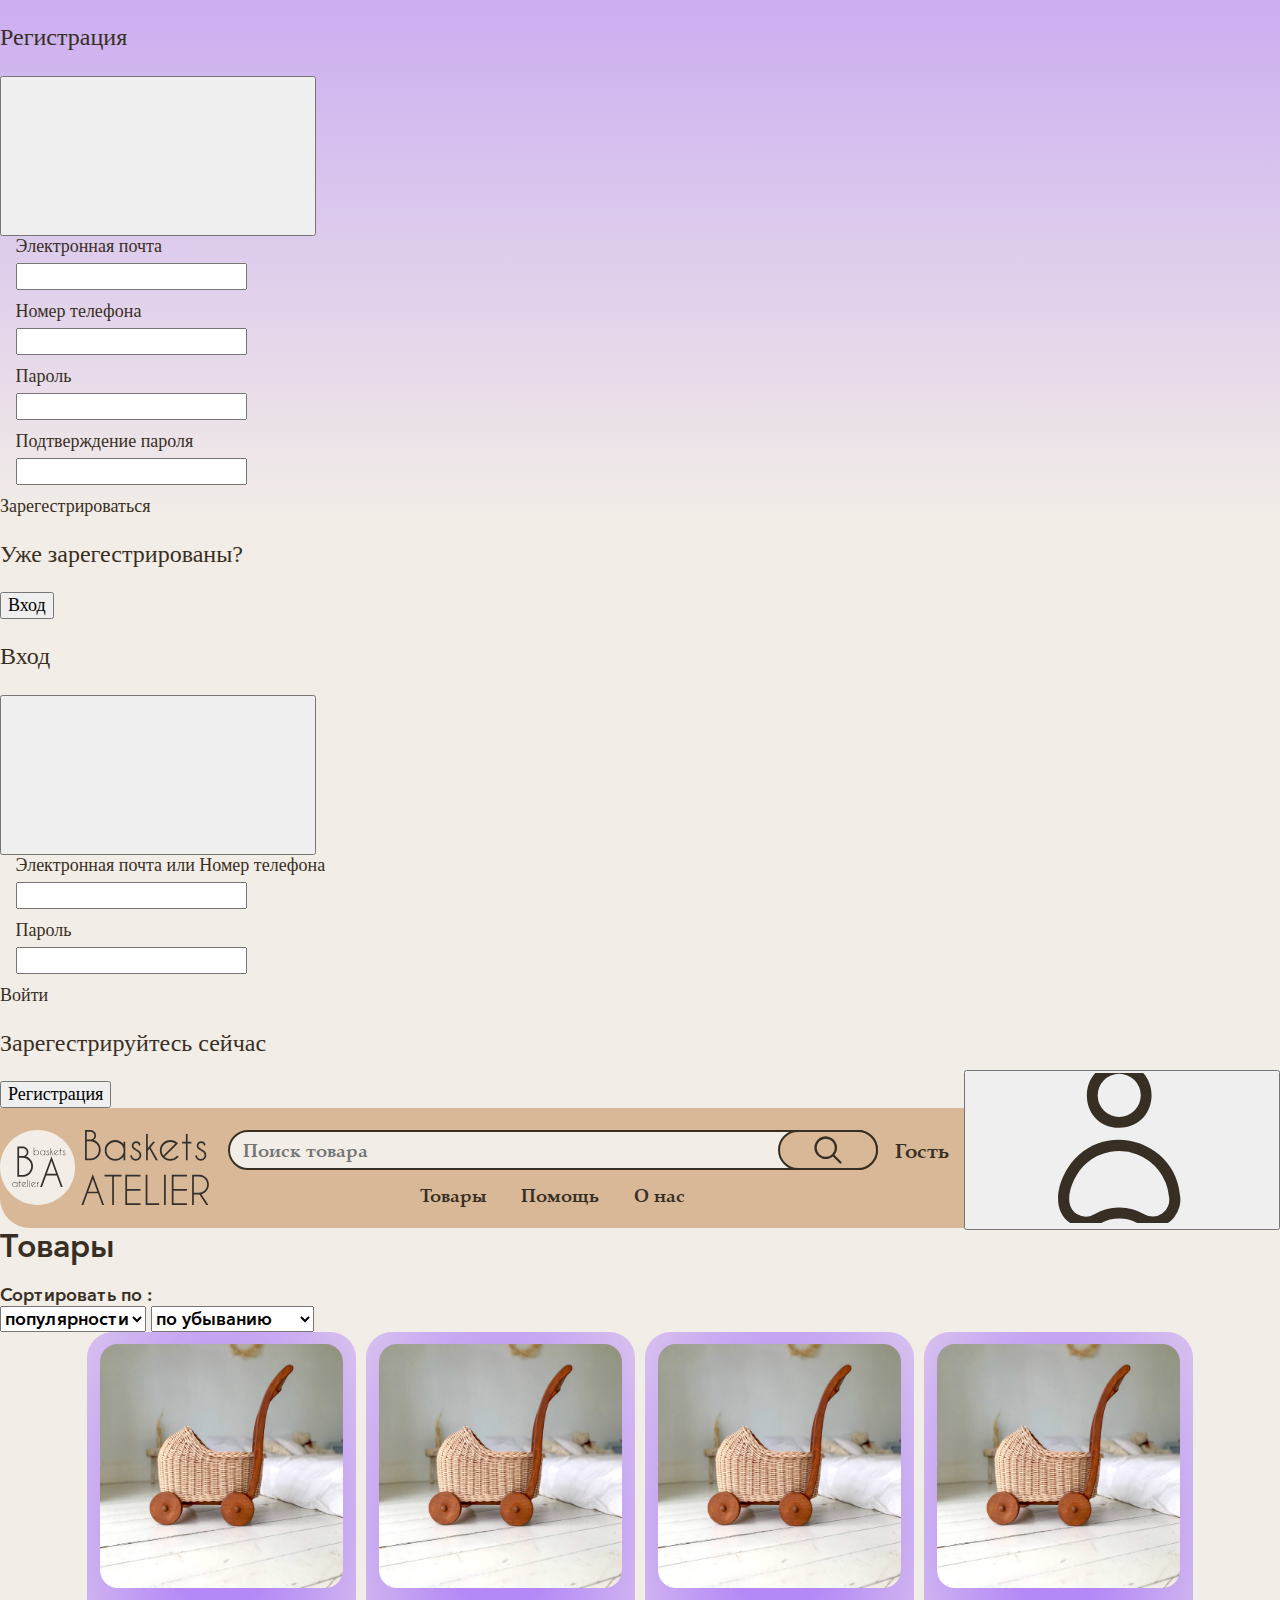
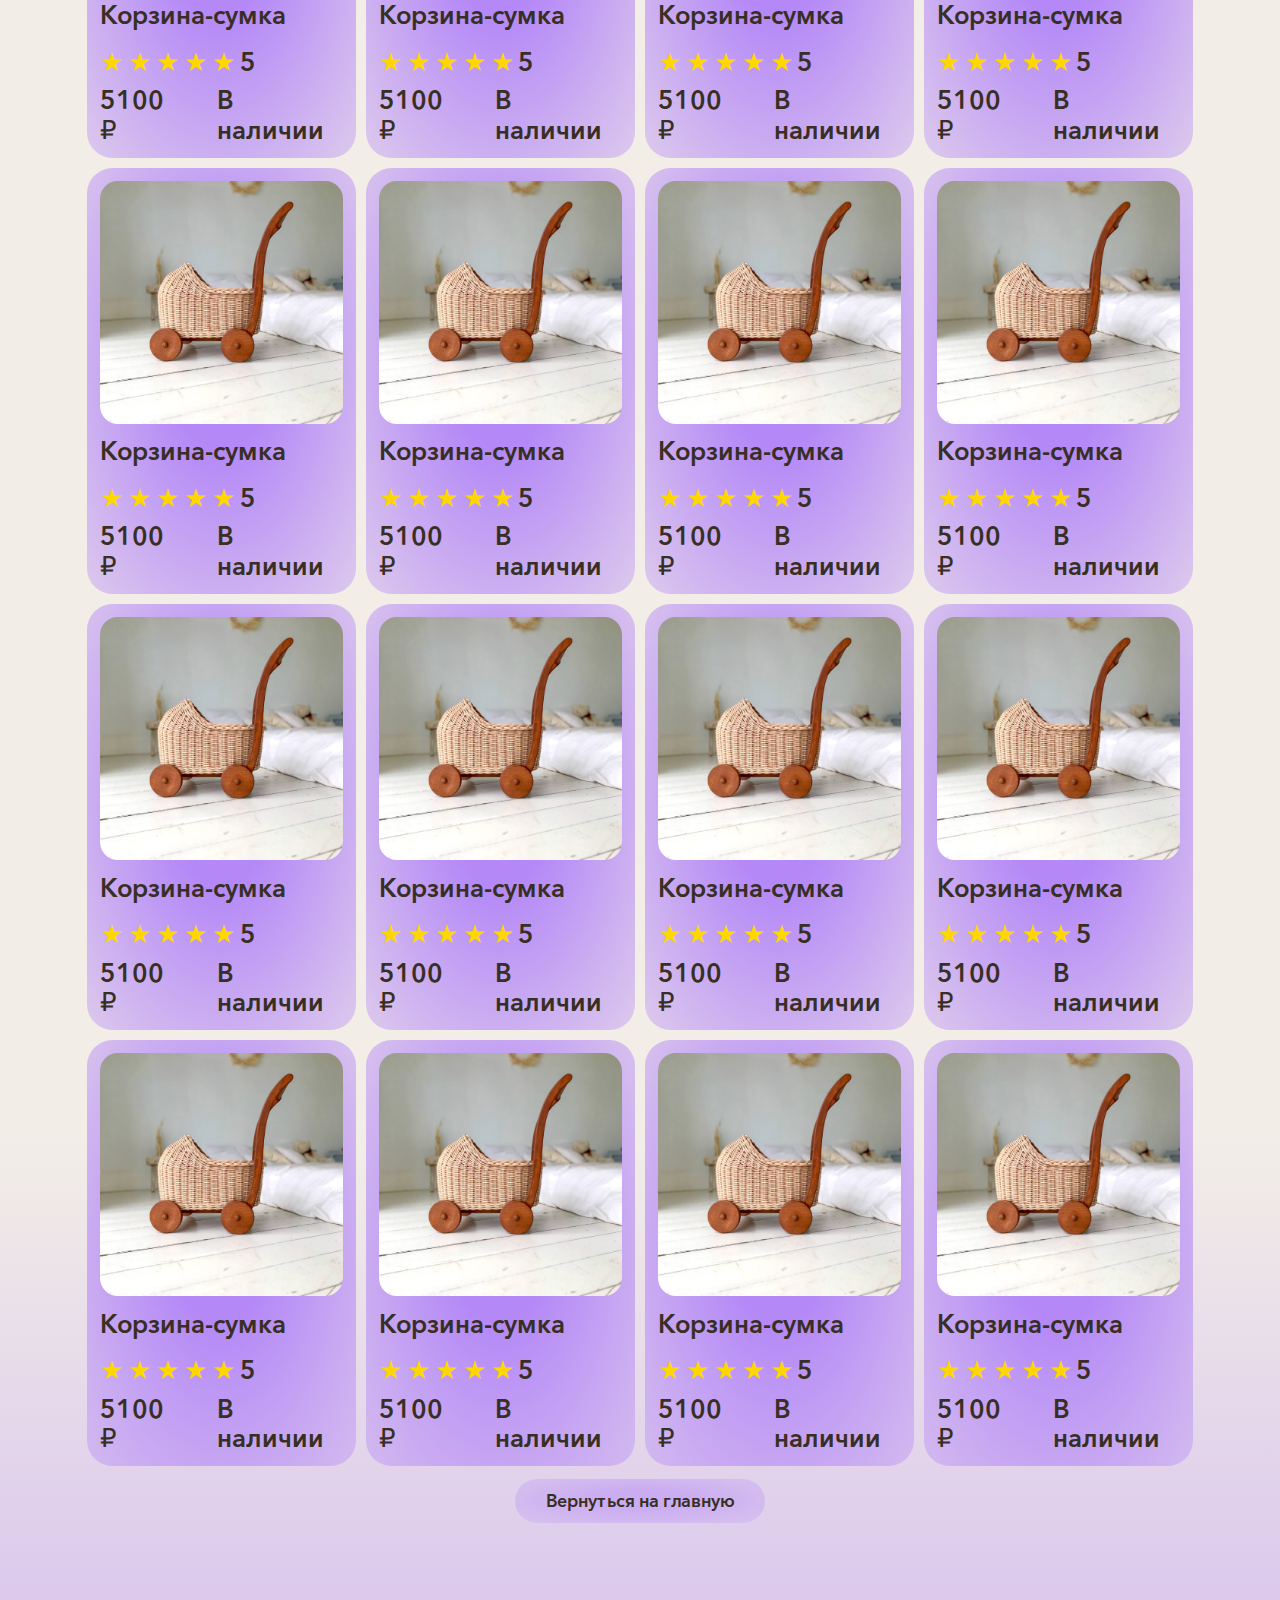
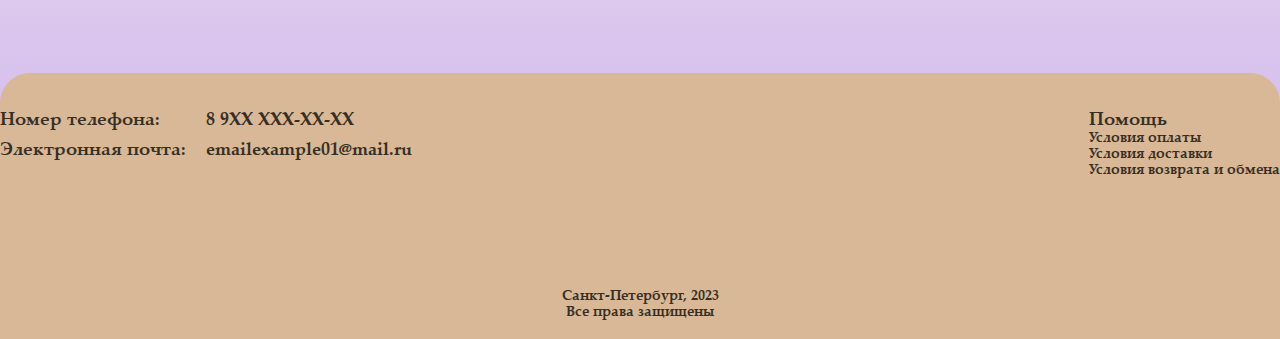
<file: catalog.html>
<!DOCTYPE html>
<html lang="en">
<head>
    <meta charset="UTF-8">
    <meta http-equiv="X-UA-Compatible" content="IE=edge">
    <meta name="viewport" content="width=device-width, initial-scale=1.0">
    <title>Baskets Atelier</title>
    <link rel="stylesheet" href="css/index.css">
    <link rel="shortcut icon" href="img/title__logo.png"/>
</head>

<body class="body">
    <section class="registration">
        <div class="registration__container">
            <div class="registration__menu">
                <div class="registration__top">
                    <p class="registration__text registration__title">Регистрация</p>
                    <button class="registration__close violet-button">
                        <svg class="svg__icon svg__cross">
                            <use xlink:href="img/svgs/tools.svg#cross"></use>
                        </svg>
                    </button>
                </div>
                <form action="" class="registration__middle">
                    <fieldset class="registration__fieldset">
                        <legend>Электронная почта</legend>
                        <input type="text" name="registration" class="email__input registration__input basket__input">
                    </fieldset>
                    <fieldset class="registration__fieldset">
                        <legend>Номер телефона</legend>
                        <input type="number" name="registration" class="phone__input registration__input basket__input">
                    </fieldset>
                    <fieldset class="registration__fieldset">
                        <legend>Пароль</legend>
                        <input type="password" name="registration" class="password1__input registration__input basket__input">
                    </fieldset>
                    <fieldset class="registration__fieldset">
                        <legend>Подтверждение пароля</legend>
                        <input type="password" name="registration" class="password2__input registration__input basket__input">
                    </fieldset>
                </form>
                <a href="profile.html" class="registration__button violet-button">
                    Зарегестрироваться
                </a>
                <div class="registration__bottom">
                    <p class="registrtation__hint">
                        Уже зарегестрированы?
                    </p>
                    <button class="login__open violet-button">
                        Вход
                    </button>
                </div>
            </div>
        </div>
    </section>
    <section class="login">
        <div class="login__container">
            <div class="login__menu">
                <div class="login__top">
                    <p class="login__text login__title">Вход</p>
                    <button class="login__close">
                        <svg class="svg__icon svg__cross">
                            <use xlink:href="img/svgs/tools.svg#cross"></use>
                        </svg>
                    </button>
                </div>
                <form action="" class="login__middle">
                    <fieldset class="login__fieldset">
                        <legend>Электронная почта или Номер телефона</legend>
                        <input type="text" name="login" class="login__input basket__input">
                    </fieldset>
                    <fieldset class="login__fieldset">
                        <legend>Пароль</legend>
                        <input type="password" name="login" class="login__input basket__input">
                    </fieldset>
                </form>
                <a href="profile.html" class="login__button violet-button">
                    Войти
                </a>
                <div class="login__bottom">
                    <p class="registrtation__hint">
                        Зарегестрируйтесь сейчас
                    </p>
                    <button class="registration__open registration__open-inner violet-button">
                        Регистрация
                    </button>
                </div>
            </div>
        </div>
    </section>
    <header class="header">
        <div class="container header__container">
            <div class="header__logo">
                <a href="index.html" class>
                    <svg class="svg__icon svg__logo">
                        <use xlink:href="img/svgs/logo.svg#logo"></use>
                    </svg>
                    <svg class="svg__icon svg__logo2">
                        <use xlink:href="img/svgs/logo.svg#logo2"></use>
                    </svg>
                </a>
            </div>
            <div class="header__middle">
                <form action="" class="middle__search">
                    <input type="text" placeholder="Поиск товара" class="search__input">
                    <button type="submit" class="search__button">
                        <svg class="svg__icon svg__search">
                            <use xlink:href="img/svgs/search.svg#search"></use>
                        </svg>
                    </button>
                </form>
                <nav class="header__nav">
                    <ul class="header__nav-list">
                        <li class="header__nav-item">
                            <a href="catalog.html" class="header__nav-link">
                                Товары
                            </a>
                        </li>
                        <li class="header__nav-item">
                            <a href="help.html" class="header__nav-link">
                                Помощь
                            </a>
                        </li>
                        <li class="header__nav-item">
                            <a href="about.html" class="header__nav-link">
                                О нас
                            </a>
                        </li>
                    </ul>
                </nav>
            </div>
            <div class="header__tools">
                <p class="profile__name">Гость</p>
                <button class="profile__button registration__open">
                    <svg class="svg__icon svg__profile">
                        <use xlink:href="img/svgs/tools.svg#profile"></use>
                    </svg>
                </button>
            </div>
        </div>
    </header>
    <main class="main">
        <div class="header__gradient"></div>
        <div class="container container__main">
            <h1></h1>
            <section class="cards">
                <h2 class="cards__title">Товары</h2>
                <div class="cards__sort">
                    <div class="sort__choice">
                        <legend class="sort__title">
                            Сортировать по :
                        </legend>
                        <select class="sort__select sort__category violet-button" name="category">
                            <option value="rating" selected>популярности</option>
                            <option value="name" >названию</option>
                            <option value="price">цене</option>
                        </select>
                        <select class="sort__select sort__order violet-button" name="order">
                            <option value="decrease" selected>по убыванию</option>
                            <option value="increase" >по возрастанию</option>
                        </select>
                    </div>
                </div>
                <div class="cards__content">
                    <div class="cards__items">
                        <div class="cards__item violet-button">
                            <div class="item__top">
                                <div class="item__image" href="card.html">
                                    <a href="card.html">
                                        <img src="img/example.jpeg" class="item__image-pic"/>
                                    </a>
                                </div>
                                <a class="item__title" href="card.html">Корзина-сумка</a>
                            </div>
                            <div class="item__bottom">
                                <div class="card__rating-mini">
                                    <div class="rating__star-mini">
                                        <span class="star__icon star__active">★</span>	
                                        <span class="star__icon star__active">★</span>    
                                        <span class="star__icon star__active">★</span>  
                                        <span class="star__icon star__active">★</span>    
                                        <span class="star__icon star__active">★</span>
                                    </div>
                                    <p class="rating__number-mini">5</p>
                                </div>
                                <div class="item__text">
                                    <p class="item__price">5100 ₽</p>
                                    <p class="item__stock">В наличии</p>
                                </div>
                            </div>
                        </div>
                        <div class="cards__item violet-button">
                            <div class="item__top">
                                <div class="item__image" href="card.html">
                                    <a href="card.html">
                                        <img src="img/example.jpeg" class="item__image-pic"/>
                                    </a>
                                </div>
                                <a class="item__title" href="card.html">Корзина-сумка</a>
                            </div>
                            <div class="item__bottom">
                                <div class="card__rating-mini">
                                    <div class="rating__star-mini">
                                        <span class="star__icon star__active">★</span>	
                                        <span class="star__icon star__active">★</span>    
                                        <span class="star__icon star__active">★</span>  
                                        <span class="star__icon star__active">★</span>    
                                        <span class="star__icon star__active">★</span>
                                    </div>
                                    <p class="rating__number-mini">5</p>
                                </div>
                                <div class="item__text">
                                    <p class="item__price">5100 ₽</p>
                                    <p class="item__stock">В наличии</p>
                                </div>
                            </div>
                        </div>
                        <div class="cards__item violet-button">
                            <div class="item__top">
                                <div class="item__image" href="card.html">
                                    <a href="card.html">
                                        <img src="img/example.jpeg" class="item__image-pic"/>
                                    </a>
                                </div>
                                <a class="item__title" href="card.html">Корзина-сумка</a>
                            </div>
                            <div class="item__bottom">
                                <div class="card__rating-mini">
                                    <div class="rating__star-mini">
                                        <span class="star__icon star__active">★</span>	
                                        <span class="star__icon star__active">★</span>    
                                        <span class="star__icon star__active">★</span>  
                                        <span class="star__icon star__active">★</span>    
                                        <span class="star__icon star__active">★</span>
                                    </div>
                                    <p class="rating__number-mini">5</p>
                                </div>
                                <div class="item__text">
                                    <p class="item__price">5100 ₽</p>
                                    <p class="item__stock">В наличии</p>
                                </div>
                            </div>
                        </div>
                        <div class="cards__item violet-button">
                            <div class="item__top">
                                <div class="item__image" href="card.html">
                                    <a href="card.html">
                                        <img src="img/example.jpeg" class="item__image-pic"/>
                                    </a>
                                </div>
                                <a class="item__title" href="card.html">Корзина-сумка</a>
                            </div>
                            <div class="item__bottom">
                                <div class="card__rating-mini">
                                    <div class="rating__star-mini">
                                        <span class="star__icon star__active">★</span>	
                                        <span class="star__icon star__active">★</span>    
                                        <span class="star__icon star__active">★</span>  
                                        <span class="star__icon star__active">★</span>    
                                        <span class="star__icon star__active">★</span>
                                    </div>
                                    <p class="rating__number-mini">5</p>
                                </div>
                                <div class="item__text">
                                    <p class="item__price">5100 ₽</p>
                                    <p class="item__stock">В наличии</p>
                                </div>
                            </div>
                        </div>
                        <div class="cards__item violet-button">
                            <div class="item__top">
                                <div class="item__image" href="card.html">
                                    <a href="card.html">
                                        <img src="img/example.jpeg" class="item__image-pic"/>
                                    </a>
                                </div>
                                <a class="item__title" href="card.html">Корзина-сумка</a>
                            </div>
                            <div class="item__bottom">
                                <div class="card__rating-mini">
                                    <div class="rating__star-mini">
                                        <span class="star__icon star__active">★</span>	
                                        <span class="star__icon star__active">★</span>    
                                        <span class="star__icon star__active">★</span>  
                                        <span class="star__icon star__active">★</span>    
                                        <span class="star__icon star__active">★</span>
                                    </div>
                                    <p class="rating__number-mini">5</p>
                                </div>
                                <div class="item__text">
                                    <p class="item__price">5100 ₽</p>
                                    <p class="item__stock">В наличии</p>
                                </div>
                            </div>
                        </div>
                        <div class="cards__item violet-button">
                            <div class="item__top">
                                <div class="item__image" href="card.html">
                                    <a href="card.html">
                                        <img src="img/example.jpeg" class="item__image-pic"/>
                                    </a>
                                </div>
                                <a class="item__title" href="card.html">Корзина-сумка</a>
                            </div>
                            <div class="item__bottom">
                                <div class="card__rating-mini">
                                    <div class="rating__star-mini">
                                        <span class="star__icon star__active">★</span>	
                                        <span class="star__icon star__active">★</span>    
                                        <span class="star__icon star__active">★</span>  
                                        <span class="star__icon star__active">★</span>    
                                        <span class="star__icon star__active">★</span>
                                    </div>
                                    <p class="rating__number-mini">5</p>
                                </div>
                                <div class="item__text">
                                    <p class="item__price">5100 ₽</p>
                                    <p class="item__stock">В наличии</p>
                                </div>
                            </div>
                        </div>
                        <div class="cards__item violet-button">
                            <div class="item__top">
                                <div class="item__image" href="card.html">
                                    <a href="card.html">
                                        <img src="img/example.jpeg" class="item__image-pic"/>
                                    </a>
                                </div>
                                <a class="item__title" href="card.html">Корзина-сумка</a>
                            </div>
                            <div class="item__bottom">
                                <div class="card__rating-mini">
                                    <div class="rating__star-mini">
                                        <span class="star__icon star__active">★</span>	
                                        <span class="star__icon star__active">★</span>    
                                        <span class="star__icon star__active">★</span>  
                                        <span class="star__icon star__active">★</span>    
                                        <span class="star__icon star__active">★</span>
                                    </div>
                                    <p class="rating__number-mini">5</p>
                                </div>
                                <div class="item__text">
                                    <p class="item__price">5100 ₽</p>
                                    <p class="item__stock">В наличии</p>
                                </div>
                            </div>
                        </div>
                        <div class="cards__item violet-button">
                            <div class="item__top">
                                <div class="item__image" href="card.html">
                                    <a href="card.html">
                                        <img src="img/example.jpeg" class="item__image-pic"/>
                                    </a>
                                </div>
                                <a class="item__title" href="card.html">Корзина-сумка</a>
                            </div>
                            <div class="item__bottom">
                                <div class="card__rating-mini">
                                    <div class="rating__star-mini">
                                        <span class="star__icon star__active">★</span>	
                                        <span class="star__icon star__active">★</span>    
                                        <span class="star__icon star__active">★</span>  
                                        <span class="star__icon star__active">★</span>    
                                        <span class="star__icon star__active">★</span>
                                    </div>
                                    <p class="rating__number-mini">5</p>
                                </div>
                                <div class="item__text">
                                    <p class="item__price">5100 ₽</p>
                                    <p class="item__stock">В наличии</p>
                                </div>
                            </div>
                        </div>
                        <div class="cards__item violet-button">
                            <div class="item__top">
                                <div class="item__image" href="card.html">
                                    <a href="card.html">
                                        <img src="img/example.jpeg" class="item__image-pic"/>
                                    </a>
                                </div>
                                <a class="item__title" href="card.html">Корзина-сумка</a>
                            </div>
                            <div class="item__bottom">
                                <div class="card__rating-mini">
                                    <div class="rating__star-mini">
                                        <span class="star__icon star__active">★</span>	
                                        <span class="star__icon star__active">★</span>    
                                        <span class="star__icon star__active">★</span>  
                                        <span class="star__icon star__active">★</span>    
                                        <span class="star__icon star__active">★</span>
                                    </div>
                                    <p class="rating__number-mini">5</p>
                                </div>
                                <div class="item__text">
                                    <p class="item__price">5100 ₽</p>
                                    <p class="item__stock">В наличии</p>
                                </div>
                            </div>
                        </div>
                        <div class="cards__item violet-button">
                            <div class="item__top">
                                <div class="item__image" href="card.html">
                                    <a href="card.html">
                                        <img src="img/example.jpeg" class="item__image-pic"/>
                                    </a>
                                </div>
                                <a class="item__title" href="card.html">Корзина-сумка</a>
                            </div>
                            <div class="item__bottom">
                                <div class="card__rating-mini">
                                    <div class="rating__star-mini">
                                        <span class="star__icon star__active">★</span>	
                                        <span class="star__icon star__active">★</span>    
                                        <span class="star__icon star__active">★</span>  
                                        <span class="star__icon star__active">★</span>    
                                        <span class="star__icon star__active">★</span>
                                    </div>
                                    <p class="rating__number-mini">5</p>
                                </div>
                                <div class="item__text">
                                    <p class="item__price">5100 ₽</p>
                                    <p class="item__stock">В наличии</p>
                                </div>
                            </div>
                        </div>
                        <div class="cards__item violet-button">
                            <div class="item__top">
                                <div class="item__image" href="card.html">
                                    <a href="card.html">
                                        <img src="img/example.jpeg" class="item__image-pic"/>
                                    </a>
                                </div>
                                <a class="item__title" href="card.html">Корзина-сумка</a>
                            </div>
                            <div class="item__bottom">
                                <div class="card__rating-mini">
                                    <div class="rating__star-mini">
                                        <span class="star__icon star__active">★</span>	
                                        <span class="star__icon star__active">★</span>    
                                        <span class="star__icon star__active">★</span>  
                                        <span class="star__icon star__active">★</span>    
                                        <span class="star__icon star__active">★</span>
                                    </div>
                                    <p class="rating__number-mini">5</p>
                                </div>
                                <div class="item__text">
                                    <p class="item__price">5100 ₽</p>
                                    <p class="item__stock">В наличии</p>
                                </div>
                            </div>
                        </div>
                        <div class="cards__item violet-button">
                            <div class="item__top">
                                <div class="item__image" href="card.html">
                                    <a href="card.html">
                                        <img src="img/example.jpeg" class="item__image-pic"/>
                                    </a>
                                </div>
                                <a class="item__title" href="card.html">Корзина-сумка</a>
                            </div>
                            <div class="item__bottom">
                                <div class="card__rating-mini">
                                    <div class="rating__star-mini">
                                        <span class="star__icon star__active">★</span>	
                                        <span class="star__icon star__active">★</span>    
                                        <span class="star__icon star__active">★</span>  
                                        <span class="star__icon star__active">★</span>    
                                        <span class="star__icon star__active">★</span>
                                    </div>
                                    <p class="rating__number-mini">5</p>
                                </div>
                                <div class="item__text">
                                    <p class="item__price">5100 ₽</p>
                                    <p class="item__stock">В наличии</p>
                                </div>
                            </div>
                        </div>
                        <div class="cards__item violet-button">
                            <div class="item__top">
                                <div class="item__image" href="card.html">
                                    <a href="card.html">
                                        <img src="img/example.jpeg" class="item__image-pic"/>
                                    </a>
                                </div>
                                <a class="item__title" href="card.html">Корзина-сумка</a>
                            </div>
                            <div class="item__bottom">
                                <div class="card__rating-mini">
                                    <div class="rating__star-mini">
                                        <span class="star__icon star__active">★</span>	
                                        <span class="star__icon star__active">★</span>    
                                        <span class="star__icon star__active">★</span>  
                                        <span class="star__icon star__active">★</span>    
                                        <span class="star__icon star__active">★</span>
                                    </div>
                                    <p class="rating__number-mini">5</p>
                                </div>
                                <div class="item__text">
                                    <p class="item__price">5100 ₽</p>
                                    <p class="item__stock">В наличии</p>
                                </div>
                            </div>
                        </div>
                        <div class="cards__item violet-button">
                            <div class="item__top">
                                <div class="item__image" href="card.html">
                                    <a href="card.html">
                                        <img src="img/example.jpeg" class="item__image-pic"/>
                                    </a>
                                </div>
                                <a class="item__title" href="card.html">Корзина-сумка</a>
                            </div>
                            <div class="item__bottom">
                                <div class="card__rating-mini">
                                    <div class="rating__star-mini">
                                        <span class="star__icon star__active">★</span>	
                                        <span class="star__icon star__active">★</span>    
                                        <span class="star__icon star__active">★</span>  
                                        <span class="star__icon star__active">★</span>    
                                        <span class="star__icon star__active">★</span>
                                    </div>
                                    <p class="rating__number-mini">5</p>
                                </div>
                                <div class="item__text">
                                    <p class="item__price">5100 ₽</p>
                                    <p class="item__stock">В наличии</p>
                                </div>
                            </div>
                        </div>
                        <div class="cards__item violet-button">
                            <div class="item__top">
                                <div class="item__image" href="card.html">
                                    <a href="card.html">
                                        <img src="img/example.jpeg" class="item__image-pic"/>
                                    </a>
                                </div>
                                <a class="item__title" href="card.html">Корзина-сумка</a>
                            </div>
                            <div class="item__bottom">
                                <div class="card__rating-mini">
                                    <div class="rating__star-mini">
                                        <span class="star__icon star__active">★</span>	
                                        <span class="star__icon star__active">★</span>    
                                        <span class="star__icon star__active">★</span>  
                                        <span class="star__icon star__active">★</span>    
                                        <span class="star__icon star__active">★</span>
                                    </div>
                                    <p class="rating__number-mini">5</p>
                                </div>
                                <div class="item__text">
                                    <p class="item__price">5100 ₽</p>
                                    <p class="item__stock">В наличии</p>
                                </div>
                            </div>
                        </div>
                        <div class="cards__item violet-button">
                            <div class="item__top">
                                <div class="item__image" href="card.html">
                                    <a href="card.html">
                                        <img src="img/example.jpeg" class="item__image-pic"/>
                                    </a>
                                </div>
                                <a class="item__title" href="card.html">Корзина-сумка</a>
                            </div>
                            <div class="item__bottom">
                                <div class="card__rating-mini">
                                    <div class="rating__star-mini">
                                        <span class="star__icon star__active">★</span>	
                                        <span class="star__icon star__active">★</span>    
                                        <span class="star__icon star__active">★</span>  
                                        <span class="star__icon star__active">★</span>    
                                        <span class="star__icon star__active">★</span>
                                    </div>
                                    <p class="rating__number-mini">5</p>
                                </div>
                                <div class="item__text">
                                    <p class="item__price">5100 ₽</p>
                                    <p class="item__stock">В наличии</p>
                                </div>
                            </div>
                        </div>
                    </div>
                    <a class="main-button violet-button" href="index.html" type="button">
                        Вернуться на главную
                    </a>
                </div>
            </section>
        </div>
        <div class="footer__gradient"></div>
    </main>
    <footer class="footer">
        <div class="footer__gradient"></div>
        <div class="container footer__container">
            <div class="footer__top">
                <div class="footer__contacts">
                    <ul class="contacts__title-list">
                        <li class="contacts__title-item">
                            Номер телефона:
                        </li>
                        <li class="contacts__title-item">
                            Электронная почта:
                        </li>
                    </ul>
                    <ul class="contacts__content-list">
                        <li class="contacts__content-item">
                            8 9ХХ ХХХ-ХХ-ХХ
                        </li>
                        <li class="contacts__content-item">
                            emailexample01@mail.ru
                        </li>
                    </ul>
                </div>
                <nav class="footer__nav">
                    <a href="help.html" class="footer__nav-title">Помощь</a>
                    <ul class="footer__nav-list">
                        <li class="footer__nav-item">
                            <a href="help.html#payment" class="footer__nav-link">
                                Условия оплаты
                            </a>
                        </li>
                        <li class="footer__nav-item">
                            <a href="help.html#shipping" class="footer__nav-link">
                                Условия доставки
                            </a>
                        </li>
                        <li class="footer__nav-item">
                            <a href="help.html#refund" class="footer__nav-link">
                                Условия возврата и обмена
                            </a>
                        </li>
                        <!-- <li class="footer__nav-item">
                            <a href="help.html#" class="footer__nav-link">
                                Политика конфиденциальности
                            </a>
                        </li> -->
                    </ul>
                </nav>
            </div>
            <div class="footer__bottom">
                <ul class="footer__copyright-list">
                    <li class="footer__copyright-item">
                        Санкт-Петербург, 2023
                    </li>
                    <li class="footer__copyright-item">
                        Все права защищены
                    </li>
                </ul>
            </div>
        </div>
    </footer>
    <script src="js/registration.js"></script>
</body>
</html>
</file>
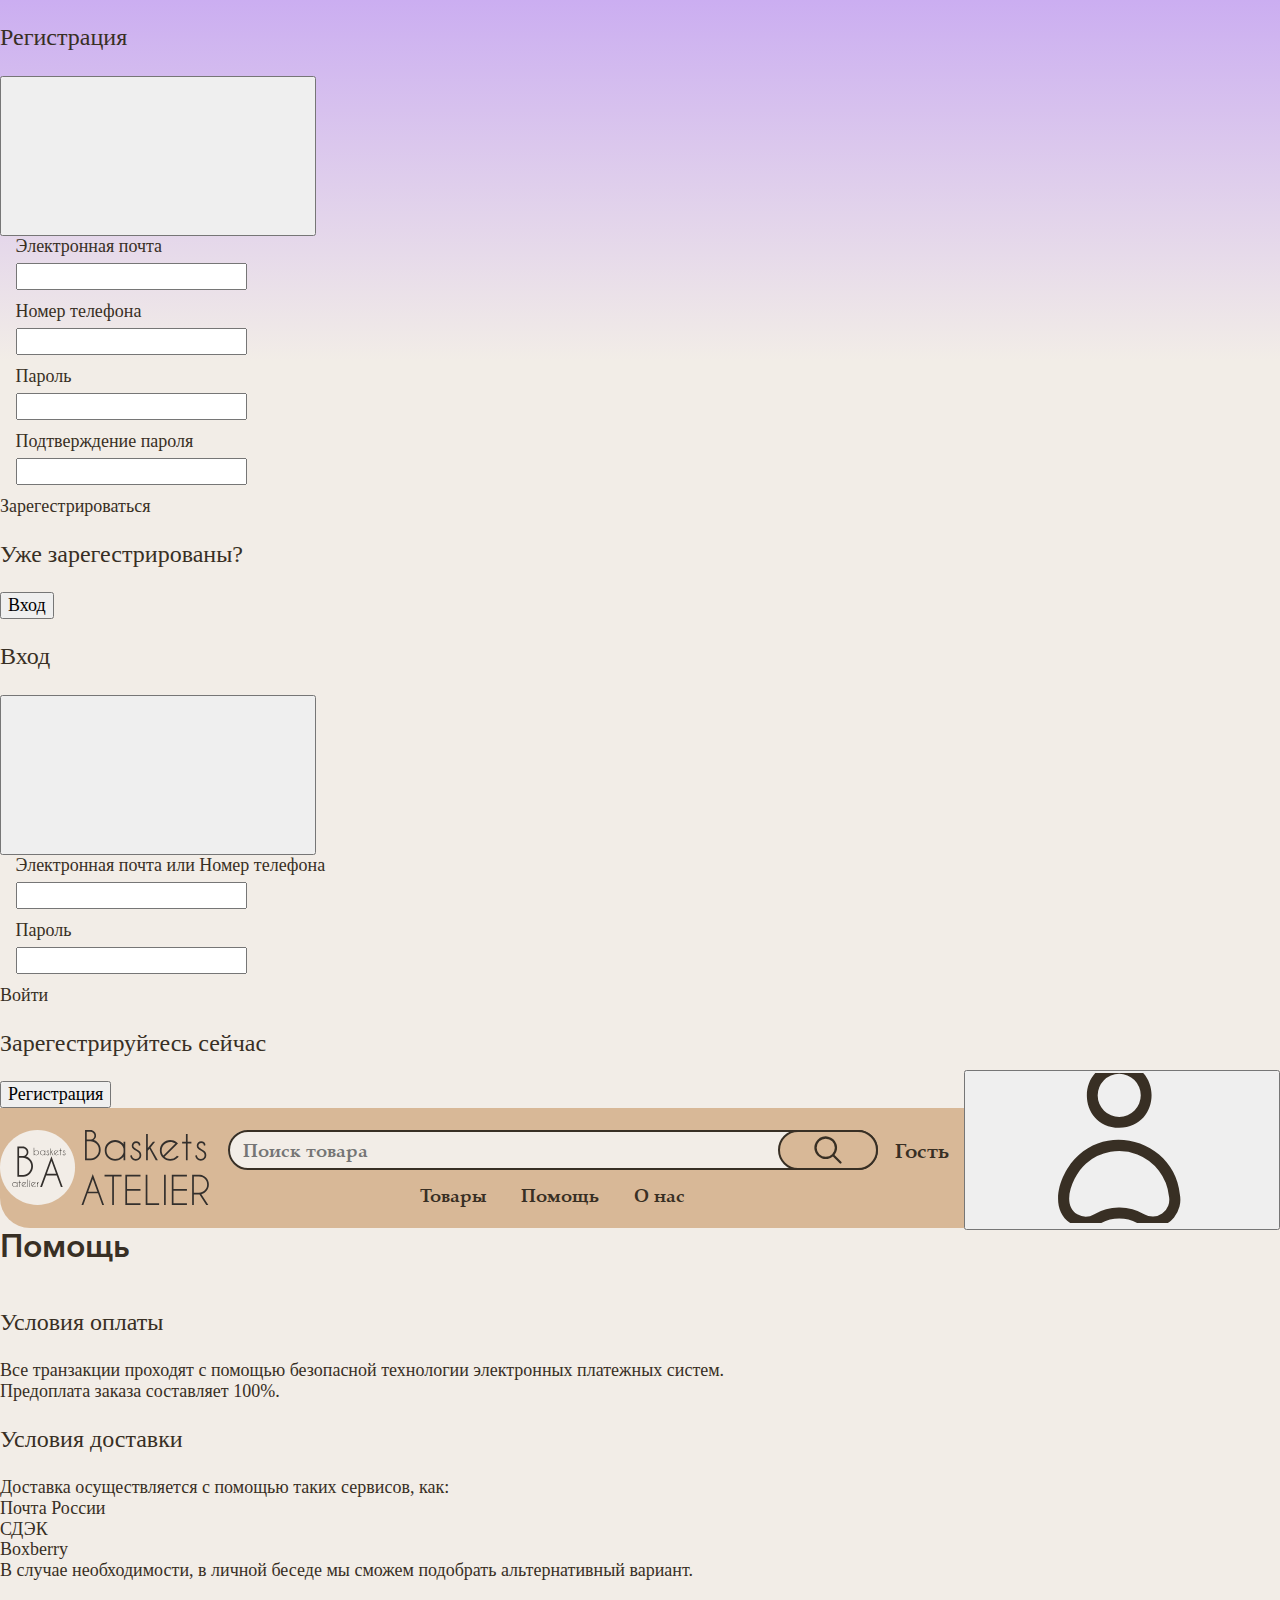
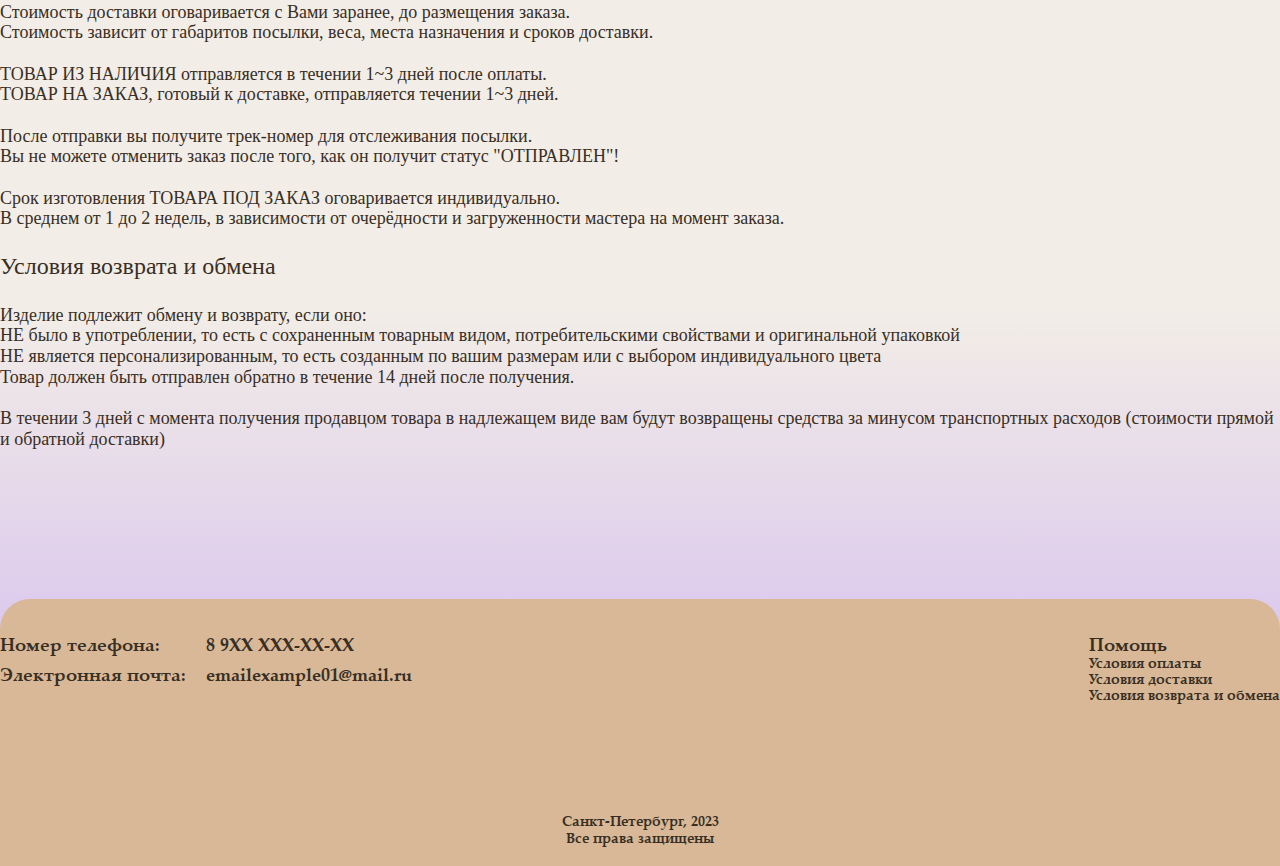
<file: help.html>
<!DOCTYPE html>
<html lang="en">
<head>
    <meta charset="UTF-8">
    <meta http-equiv="X-UA-Compatible" content="IE=edge">
    <meta name="viewport" content="width=device-width, initial-scale=1.0">
    <title>Baskets Atelier</title>
    <link rel="stylesheet" href="css/index.css">
    <link rel="shortcut icon" href="img/title__logo.png"/>
</head>

<body class="body">
    <section class="registration">
        <div class="registration__container">
            <div class="registration__menu">
                <div class="registration__top">
                    <p class="registration__text registration__title">Регистрация</p>
                    <button class="registration__close violet-button">
                        <svg class="svg__icon svg__cross">
                            <use xlink:href="img/svgs/tools.svg#cross"></use>
                        </svg>
                    </button>
                </div>
                <form action="" class="registration__middle">
                    <fieldset class="registration__fieldset">
                        <legend>Электронная почта</legend>
                        <input type="text" name="registration" class="email__input registration__input basket__input">
                    </fieldset>
                    <fieldset class="registration__fieldset">
                        <legend>Номер телефона</legend>
                        <input type="number" name="registration" class="phone__input registration__input basket__input">
                    </fieldset>
                    <fieldset class="registration__fieldset">
                        <legend>Пароль</legend>
                        <input type="password" name="registration" class="password1__input registration__input basket__input">
                    </fieldset>
                    <fieldset class="registration__fieldset">
                        <legend>Подтверждение пароля</legend>
                        <input type="password" name="registration" class="password2__input registration__input basket__input">
                    </fieldset>
                </form>
                <a href="profile.html" class="registration__button violet-button">
                    Зарегестрироваться
                </a>
                <div class="registration__bottom">
                    <p class="registrtation__hint">
                        Уже зарегестрированы?
                    </p>
                    <button class="login__open violet-button">
                        Вход
                    </button>
                </div>
            </div>
        </div>
    </section>
    <section class="login">
        <div class="login__container">
            <div class="login__menu">
                <div class="login__top">
                    <p class="login__text login__title">Вход</p>
                    <button class="login__close">
                        <svg class="svg__icon svg__cross">
                            <use xlink:href="img/svgs/tools.svg#cross"></use>
                        </svg>
                    </button>
                </div>
                <form action="" class="login__middle">
                    <fieldset class="login__fieldset">
                        <legend>Электронная почта или Номер телефона</legend>
                        <input type="text" name="login" class="login__input basket__input">
                    </fieldset>
                    <fieldset class="login__fieldset">
                        <legend>Пароль</legend>
                        <input type="password" name="login" class="login__input basket__input">
                    </fieldset>
                </form>
                <a href="profile.html" class="login__button violet-button">
                    Войти
                </a>
                <div class="login__bottom">
                    <p class="registrtation__hint">
                        Зарегестрируйтесь сейчас
                    </p>
                    <button class="registration__open registration__open-inner violet-button">
                        Регистрация
                    </button>
                </div>
            </div>
        </div>
    </section>
    <header class="header">
        <div class="container header__container">
            <div class="header__logo">
                <a href="index.html" class>
                    <svg class="svg__icon svg__logo">
                        <use xlink:href="img/svgs/logo.svg#logo"></use>
                    </svg>
                    <svg class="svg__icon svg__logo2">
                        <use xlink:href="img/svgs/logo.svg#logo2"></use>
                    </svg>
                </a>
            </div>
            <div class="header__middle">
                <form action="" class="middle__search">
                    <input type="text" placeholder="Поиск товара" class="search__input">
                    <button type="submit" class="search__button">
                        <svg class="svg__icon svg__search">
                            <use xlink:href="img/svgs/search.svg#search"></use>
                        </svg>
                    </button>
                </form>
                <nav class="header__nav">
                    <ul class="header__nav-list">
                        <li class="header__nav-item">
                            <a href="catalog.html" class="header__nav-link">
                                Товары
                            </a>
                        </li>
                        <li class="header__nav-item">
                            <a href="help.html" class="header__nav-link">
                                Помощь
                            </a>
                        </li>
                        <li class="header__nav-item">
                            <a href="about.html" class="header__nav-link">
                                О нас
                            </a>
                        </li>
                    </ul>
                </nav>
            </div>
            <div class="header__tools">
                <p class="profile__name">Гость</p>
                <button class="profile__button registration__open">
                    <svg class="svg__icon svg__profile">
                        <use xlink:href="img/svgs/tools.svg#profile"></use>
                    </svg>
                </button>
            </div>
        </div>
    </header>
    <main class="main">
        <div class="header__gradient"></div>
        <div class="container container__main">
            <h1></h1>
            <section class="help">
                <h2 class="help__title">Помощь</h2>
                <div class="help__container">
                    <p class="help__container-title" id="payment">
                        Условия оплаты
                    </p>
                    <ul class="help__container-list">
                        <li>
                            Все транзакции проходят с помощью безопасной технологии электронных платежных систем.
                        </li>
                        <li>
                            Предоплата заказа составляет 100%.
                        </li>
                    </ul>
                    <P class="help__container-title" id="shipping">
                        Условия доставки
                    </P>
                    <ul class="help__container-list">
                        <li>Доставка осуществляется с помощью таких сервисов, как:
                            <ul class="help__shipping-list">
                                <li class="help__shipping-item">
                                    Почта России
                                </li>
                                <li class="help__shipping-item">
                                    СДЭК
                                </li>
                                <li class="help__shipping-item" >
                                    Boxberry
                                </li>
                            </ul>
                        </li>
                        <li>
                            В случае необходимости, в личной беседе мы сможем подобрать альтернативный вариант.
                        </li>
                        <br>
                        <li>
                            Стоимость доставки оговаривается с Вами заранее, до размещения заказа.
                        </li>
                        <li>
                            Стоимость зависит от габаритов посылки, веса, места назначения и сроков доставки.                            
                        </li>
                        <br>
                        <li>
                            ТОВАР ИЗ НАЛИЧИЯ отправляется в течении 1~3 дней после оплаты. 
                        </li>
                        <li>
                            ТОВАР НА ЗАКАЗ, готовый к доставке, отправляется течении 1~3 дней. 
                        </li>
                        <br>
                        <li>
                            После отправки вы получите трек-номер для отслеживания посылки. 
                        </li>
                        <li>
                            Вы не можете отменить заказ после того, как он получит статус "ОТПРАВЛЕН"!
                        </li>
                        <br>
                        <li>
                            Срок изготовления ТОВАРА ПОД ЗАКАЗ оговаривается индивидуально. 
                        </li>
                        <li>
                            В среднем от 1 до 2 недель, в зависимости от очерёдности и загруженности мастера на момент заказа.
                        </li>
                    </ul>
                    <p class="help__container-title" id="refund">
                        Условия возврата и обмена
                    </p>
                    <ul class="help__container-list">
                        <li>Изделие подлежит обмену и возврату, если оно:
                            <ul class="help__refund-list">
                                <li class="help__refund-item">
                                    НЕ было в употреблении, то есть с сохраненным товарным видом, потребительскими свойствами и оригинальной упаковкой
                                </li>
                                <li class="help__refund-item">
                                    НЕ является персонализированным, то есть созданным по вашим размерам или с выбором индивидуального цвета
                                </li>
                            </ul>
                        </li>
                        <li>
                            Товар должен быть отправлен обратно в течение 14 дней после получения.
                        </li>
                        <br>
                        <li>
                            В течении 3 дней с момента получения продавцом товара в надлежащем виде вам будут возвращены средства за минусом транспортных расходов (стоимости прямой и обратной доставки)
                        </li>
                    </ul>
                </div>
            </section>
        </div>
        <div class="footer__gradient"></div>
    </main>
    <footer class="footer">
        <div class="footer__gradient"></div>
        <div class="container footer__container">
            <div class="footer__top">
                <div class="footer__contacts">
                    <ul class="contacts__title-list">
                        <li class="contacts__title-item">
                            Номер телефона:
                        </li>
                        <li class="contacts__title-item">
                            Электронная почта:
                        </li>
                    </ul>
                    <ul class="contacts__content-list">
                        <li class="contacts__content-item">
                            8 9ХХ ХХХ-ХХ-ХХ
                        </li>
                        <li class="contacts__content-item">
                            emailexample01@mail.ru
                        </li>
                    </ul>
                </div>
                <nav class="footer__nav">
                    <a href="help.html" class="footer__nav-title">Помощь</a>
                    <ul class="footer__nav-list">
                        <li class="footer__nav-item">
                            <a href="help.html#payment" class="footer__nav-link">
                                Условия оплаты
                            </a>
                        </li>
                        <li class="footer__nav-item">
                            <a href="help.html#shipping" class="footer__nav-link">
                                Условия доставки
                            </a>
                        </li>
                        <li class="footer__nav-item">
                            <a href="help.html#refund" class="footer__nav-link">
                                Условия возврата и обмена
                            </a>
                        </li>
                    </ul>
                </nav>
            </div>
            <div class="footer__bottom">
                <ul class="footer__copyright-list">
                    <li class="footer__copyright-item">
                        Санкт-Петербург, 2023
                    </li>
                    <li class="footer__copyright-item">
                        Все права защищены
                    </li>
                </ul>
            </div>
        </div>
    </footer>
    <script src="js/registration.js"></script>
</body>
</html>
</file>
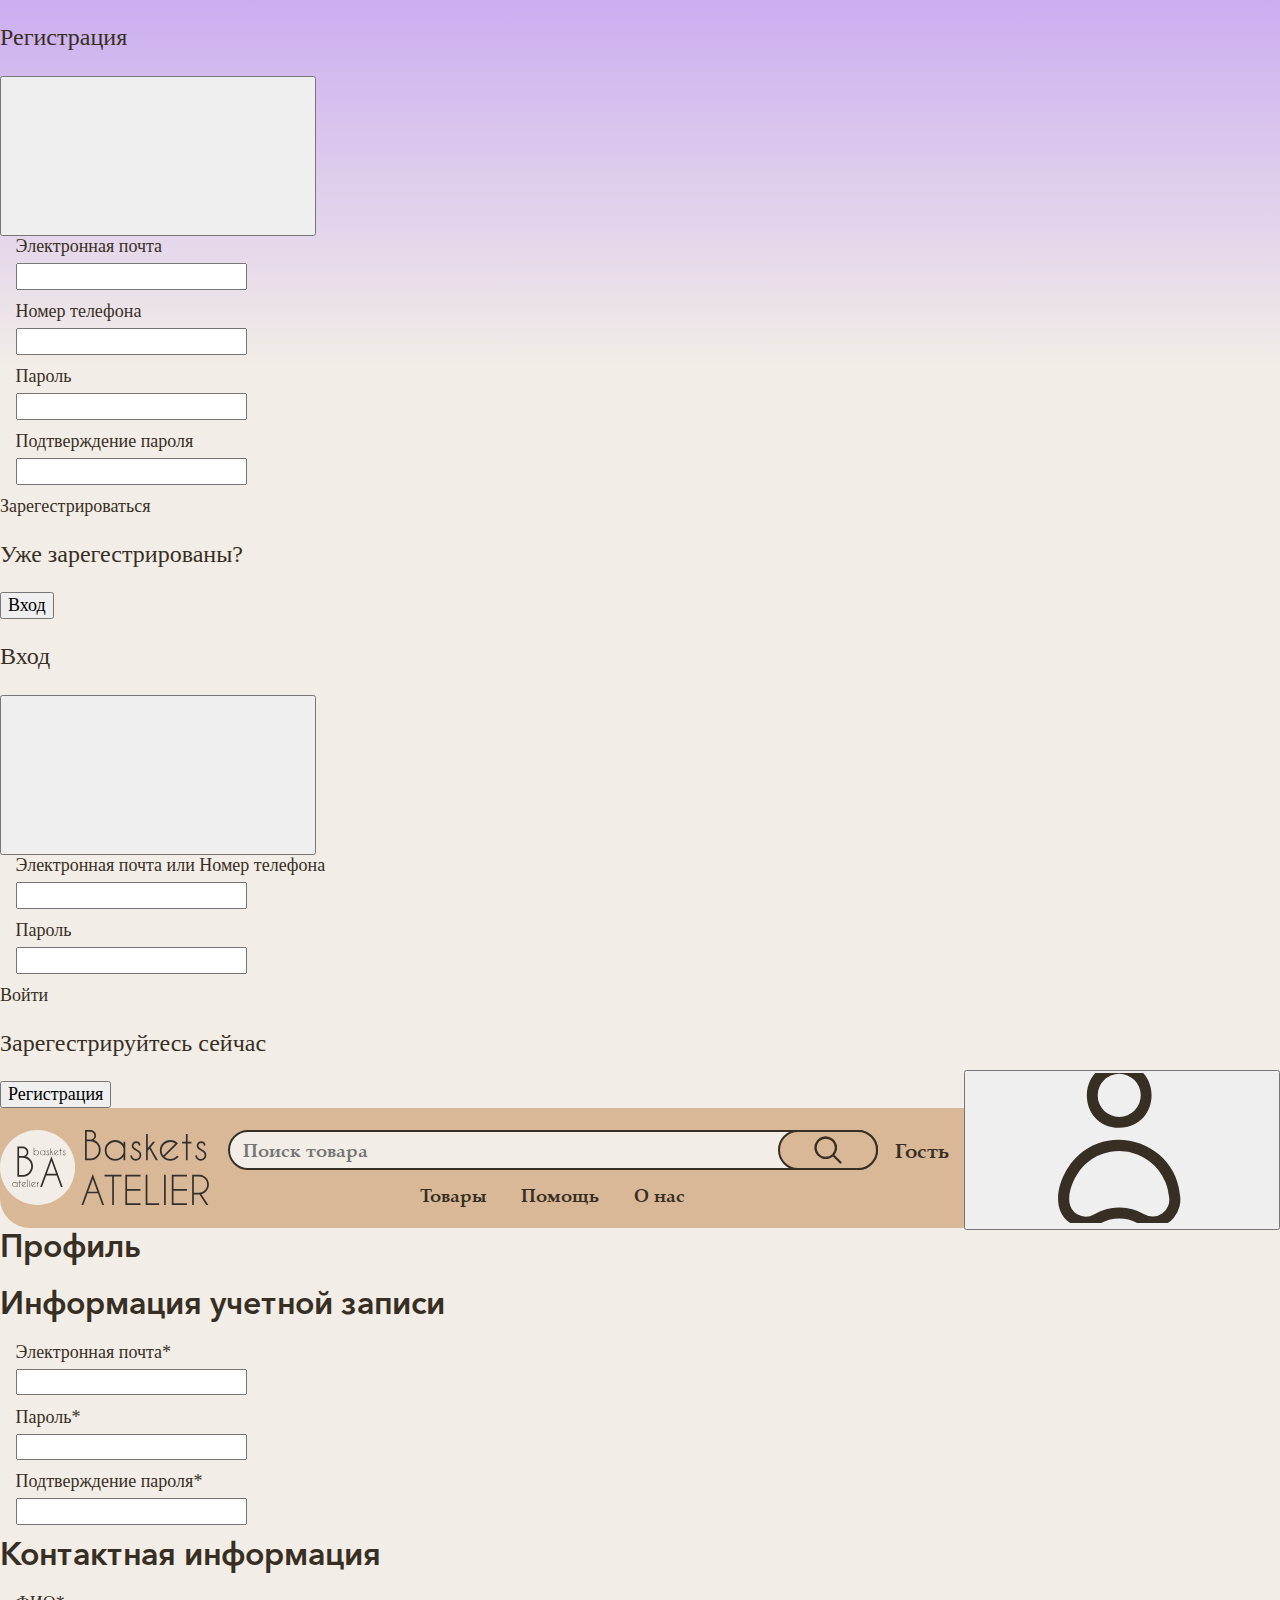
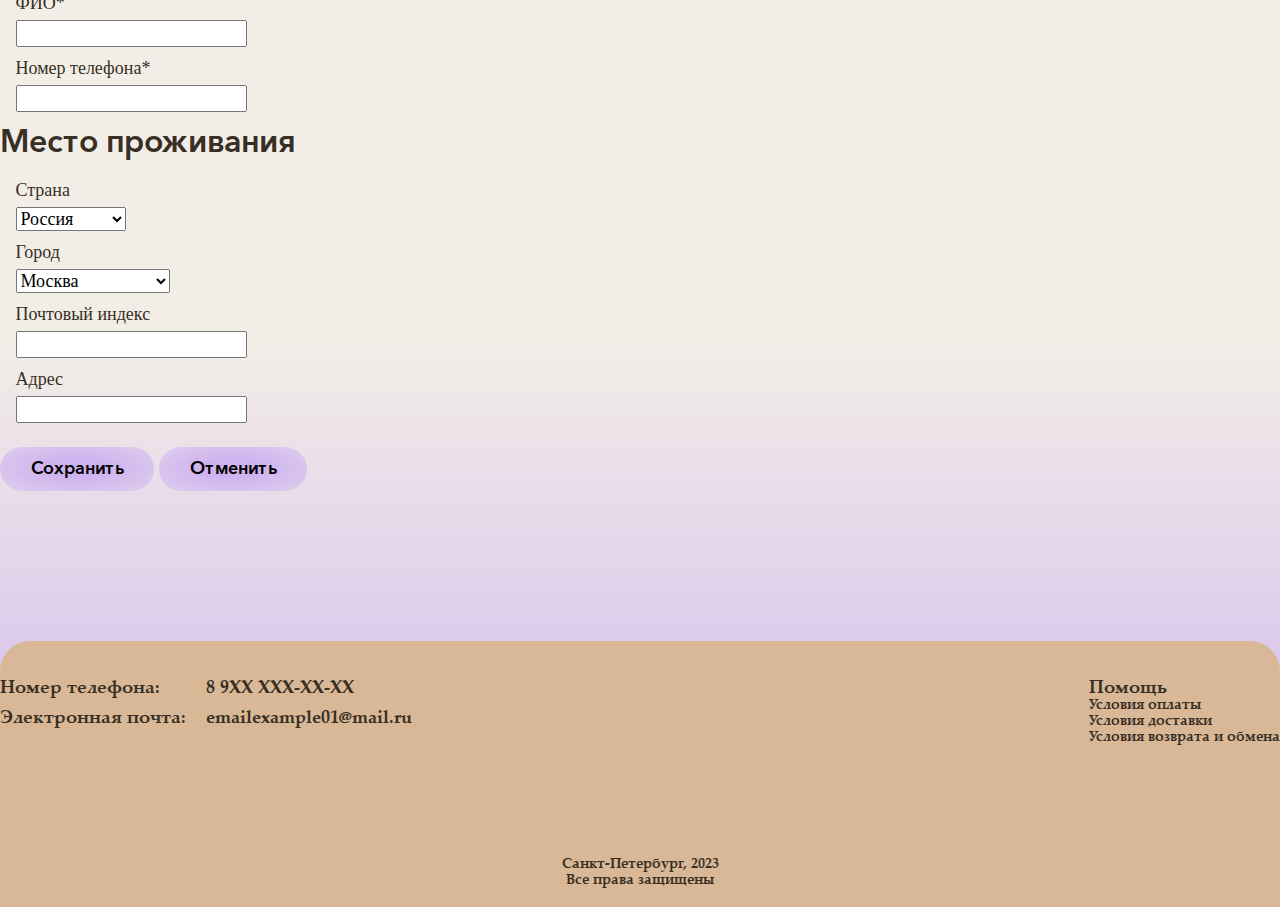
<file: profile.html>
<!DOCTYPE html>
<html lang="en">
<head>
    <meta charset="UTF-8">
    <meta http-equiv="X-UA-Compatible" content="IE=edge">
    <meta name="viewport" content="width=device-width, initial-scale=1.0">
    <title>Baskets Atelier</title>
    <link rel="stylesheet" href="css/index.css">
    <link rel="shortcut icon" href="img/title__logo.png"/>
</head>
<body class="body">
    <section class="registration">
        <div class="registration__container">
            <div class="registration__menu">
                <div class="registration__top">
                    <p class="registration__text registration__title">Регистрация</p>
                    <button class="registration__close violet-button">
                        <svg class="svg__icon svg__cross">
                            <use xlink:href="img/svgs/tools.svg#cross"></use>
                        </svg>
                    </button>
                </div>
                <form action="" class="registration__middle">
                    <fieldset class="registration__fieldset">
                        <legend>Электронная почта</legend>
                        <input type="text" name="registration" class="email__input registration__input basket__input">
                    </fieldset>
                    <fieldset class="registration__fieldset">
                        <legend>Номер телефона</legend>
                        <input type="number" name="registration" class="phone__input registration__input basket__input">
                    </fieldset>
                    <fieldset class="registration__fieldset">
                        <legend>Пароль</legend>
                        <input type="password" name="registration" class="password1__input registration__input basket__input">
                    </fieldset>
                    <fieldset class="registration__fieldset">
                        <legend>Подтверждение пароля</legend>
                        <input type="password" name="registration" class="password2__input registration__input basket__input">
                    </fieldset>
                </form>
                <a href="profile.html" class="registration__button violet-button">
                    Зарегестрироваться
                </a>
                <div class="registration__line">
                </div>
                <div class="registration__bottom">
                    <p class="registrtation__hint">
                        Уже зарегестрированы?
                    </p>
                    <button class="login__open violet-button">
                        Вход
                    </button>
                </div>
            </div>
        </div>
    </section>
    <section class="login">
        <div class="login__container">
            <div class="login__menu">
                <div class="registration__top">
                    <p class="registration__text registration__title">Вход</p>
                    <button class="login__close">
                        <svg class="svg__icon svg__cross">
                            <use xlink:href="img/svgs/tools.svg#cross"></use>
                        </svg>
                    </button>
                </div>
                <form action="" class="registration__middle">
                    <fieldset class="registration__fieldset">
                        <legend>Электронная почта или Номер телефона</legend>
                        <input type="text" name="registration" class="registration__input basket__input">
                    </fieldset>
                    <fieldset class="registration__fieldset">
                        <legend>Пароль</legend>
                        <input type="password" name="registration" class="registration__input basket__input">
                    </fieldset>
                </form>
                <a href="profile.html" class="registration__button violet-button">
                    Войти
                </a>
                <div class="registration__line">
                </div>
                <div class="registration__bottom">
                    <p class="registrtation__hint">
                        Зарегестрируйтесь сейчас
                    </p>
                    <button class="registration__open registration__open-inner violet-button">
                        Регистрация
                    </button>
                </div>
            </div>
        </div>
    </section>
    <header class="header">
        <div class="container header__container">
            <div class="header__logo">
                <a href="index.html" class>
                    <svg class="svg__icon svg__logo">
                        <use xlink:href="img/svgs/logo.svg#logo"></use>
                    </svg>
                    <svg class="svg__icon svg__logo2">
                        <use xlink:href="img/svgs/logo.svg#logo2"></use>
                    </svg>
                </a>
            </div>
            <div class="header__middle">
                <form action="" class="middle__search">
                    <input type="text" placeholder="Поиск товара" class="search__input">
                    <button type="submit" class="search__button">
                        <svg class="svg__icon svg__search">
                            <use xlink:href="img/svgs/search.svg#search"></use>
                        </svg>
                    </button>
                </form>
                <nav class="header__nav">
                    <ul class="header__nav-list">
                        <li class="header__nav-item">
                            <a href="catalog.html" class="header__nav-link">
                                Товары
                            </a>
                        </li>
                        <li class="header__nav-item">
                            <a href="help.html" class="header__nav-link">
                                Помощь
                            </a>
                        </li>
                        <li class="header__nav-item">
                            <a href="about.html" class="header__nav-link">
                                О нас
                            </a>
                        </li>
                    </ul>
                </nav>
            </div>
            <div class="header__tools">
                <p class="profile__name">Гость</p>
                <button class="profile__button registration__open">
                    <svg class="svg__icon svg__profile">
                        <use xlink:href="img/svgs/tools.svg#profile"></use>
                    </svg>
                </button>
            </div>
        </div>
    </header>
    <main class="main">
        <div class="header__gradient"></div>
        <div class="container container__main">
            <h1></h1>
            <h2 class="profiletitle">Профиль</h2>
            <section class="profile">
                <div class=profile__container>
                    <form action="" class="profile__data">
                        <h2 class="profile__data-title">Информация учетной записи</h2>
                        <fieldset class="profile__data-item">
                            <legend>Электронная почта<span class="required__input" title="Это поле обязательно для заполнения.">*</span></legend>
                            <input type="email" name="profile" class="email__input basket__input profile__option">
                        </fieldset>
                        <fieldset class="profile__data-item">
                            <legend>Пароль<span class="required__input" title="Это поле обязательно для заполнения.">*</span></legend>
                            <input type="password" name="profile" class="password1__input basket__input profile__option">
                        </fieldset>
                        <fieldset class="profile__data-item">
                            <legend>Подтверждение пароля<span class="required__input" title="Это поле обязательно для заполнения.">*</span></legend>
                            <input type="password" name="profile" class="password2__input basket__input profile__option">
                        </fieldset>
                        <h2 class="profile__data-title">Контактная информация</h2>
                        <fieldset class="profile__data-item">
                            <legend>ФИО<span class="required__input" title="Это поле обязательно для заполнения.">*</span></legend>
                            <input type="text" name="profile" class="name__input basket__input profile__option">
                        </fieldset>
                        <fieldset class="profile__data-item">
                            <legend>Номер телефона<span class="required__input" title="Это поле обязательно для заполнения.">*</span></legend>
                            <input type="text" name="profile" class="phone__input basket__input profile__option">
                        </fieldset>
                        <h2 class="profile__data-title">Место проживания</h2>
                        <fieldset class="profile__data-item">
                            <legend>Страна</legend>
                            <select class="country__select basket__select profile__option" placeholder="Страна">
                                <option value="russia">Россия</option>
                                <option value="belarus">Белоруссия</option>
                                <option value="kazakhstan">Казахстан</option>
                            </select>
                        </fieldset>
                        <fieldset class="profile__data-item">
                            <legend>Город</legend>
                            <select class="city__select basket__select profile__option" placeholder="Город">
                                <option value="moscow">Москва</option>
                                <option value="spb">Санкт-Петербург</option>
                                <option value="sevastopol">Севастополь</option>
                            </select>
                        </fieldset>
                        <fieldset class="profile__data-item">
                            <legend>Почтовый индекс</legend>
                            <input type="number" name="profile" class="post__input basket__input profile__option">
                        </fieldset>
                        <fieldset class="profile__data-item">
                            <legend>Адрес</legend>
                            <input type="text" name="profile" class="adress__input basket__input profile__option">
                        </fieldset>
                        <div class="profile__summary">
                            <button class="save-button profile__summary-button violet-button">
                                Сохранить
                            </button>
                            <button class="discard-button profile__summary-button black__outline-button">
                                Отменить
                            </button>
                        </div>
                    </form>
                </div>
            </section>
        </div>
        <div class="footer__gradient"></div>
    </main>
    <footer class="footer">
        <div class="footer__gradient"></div>
        <div class="container footer__container">
            <div class="footer__top">
                <div class="footer__contacts">
                    <ul class="contacts__title-list">
                        <li class="contacts__title-item">
                            Номер телефона:
                        </li>
                        <li class="contacts__title-item">
                            Электронная почта:
                        </li>
                    </ul>
                    <ul class="contacts__content-list">
                        <li class="contacts__content-item">
                            8 9ХХ ХХХ-ХХ-ХХ
                        </li>
                        <li class="contacts__content-item">
                            emailexample01@mail.ru
                        </li>
                    </ul>
                </div>
                <nav class="footer__nav">
                    <a href="help.html" class="footer__nav-title">Помощь</a>
                    <ul class="footer__nav-list">
                        <li class="footer__nav-item">
                            <a href="help.html#payment" class="footer__nav-link">
                                Условия оплаты
                            </a>
                        </li>
                        <li class="footer__nav-item">
                            <a href="help.html#shipping" class="footer__nav-link">
                                Условия доставки
                            </a>
                        </li>
                        <li class="footer__nav-item">
                            <a href="help.html#refund" class="footer__nav-link">
                                Условия возврата и обмена
                            </a>
                        </li>
                    </ul>
                </nav>
            </div>
            <div class="footer__bottom">
                <ul class="footer__copyright-list">
                    <li class="footer__copyright-item">
                        Санкт-Петербург, 2023
                    </li>
                    <li class="footer__copyright-item">
                        Все права защищены
                    </li>
                </ul>
            </div>
        </div>
    </footer>
    <script src="js/registration.js"></script>
</body>
</html>
</file>
<file: css/index.css>
@import url(blocks/normalize.css);
@import url(blocks/svg.css);
@import url(blocks/base.css);
@import url(blocks/header.css);
@import url(blocks/main.css);
@import url(blocks/footer.css);
</file>
